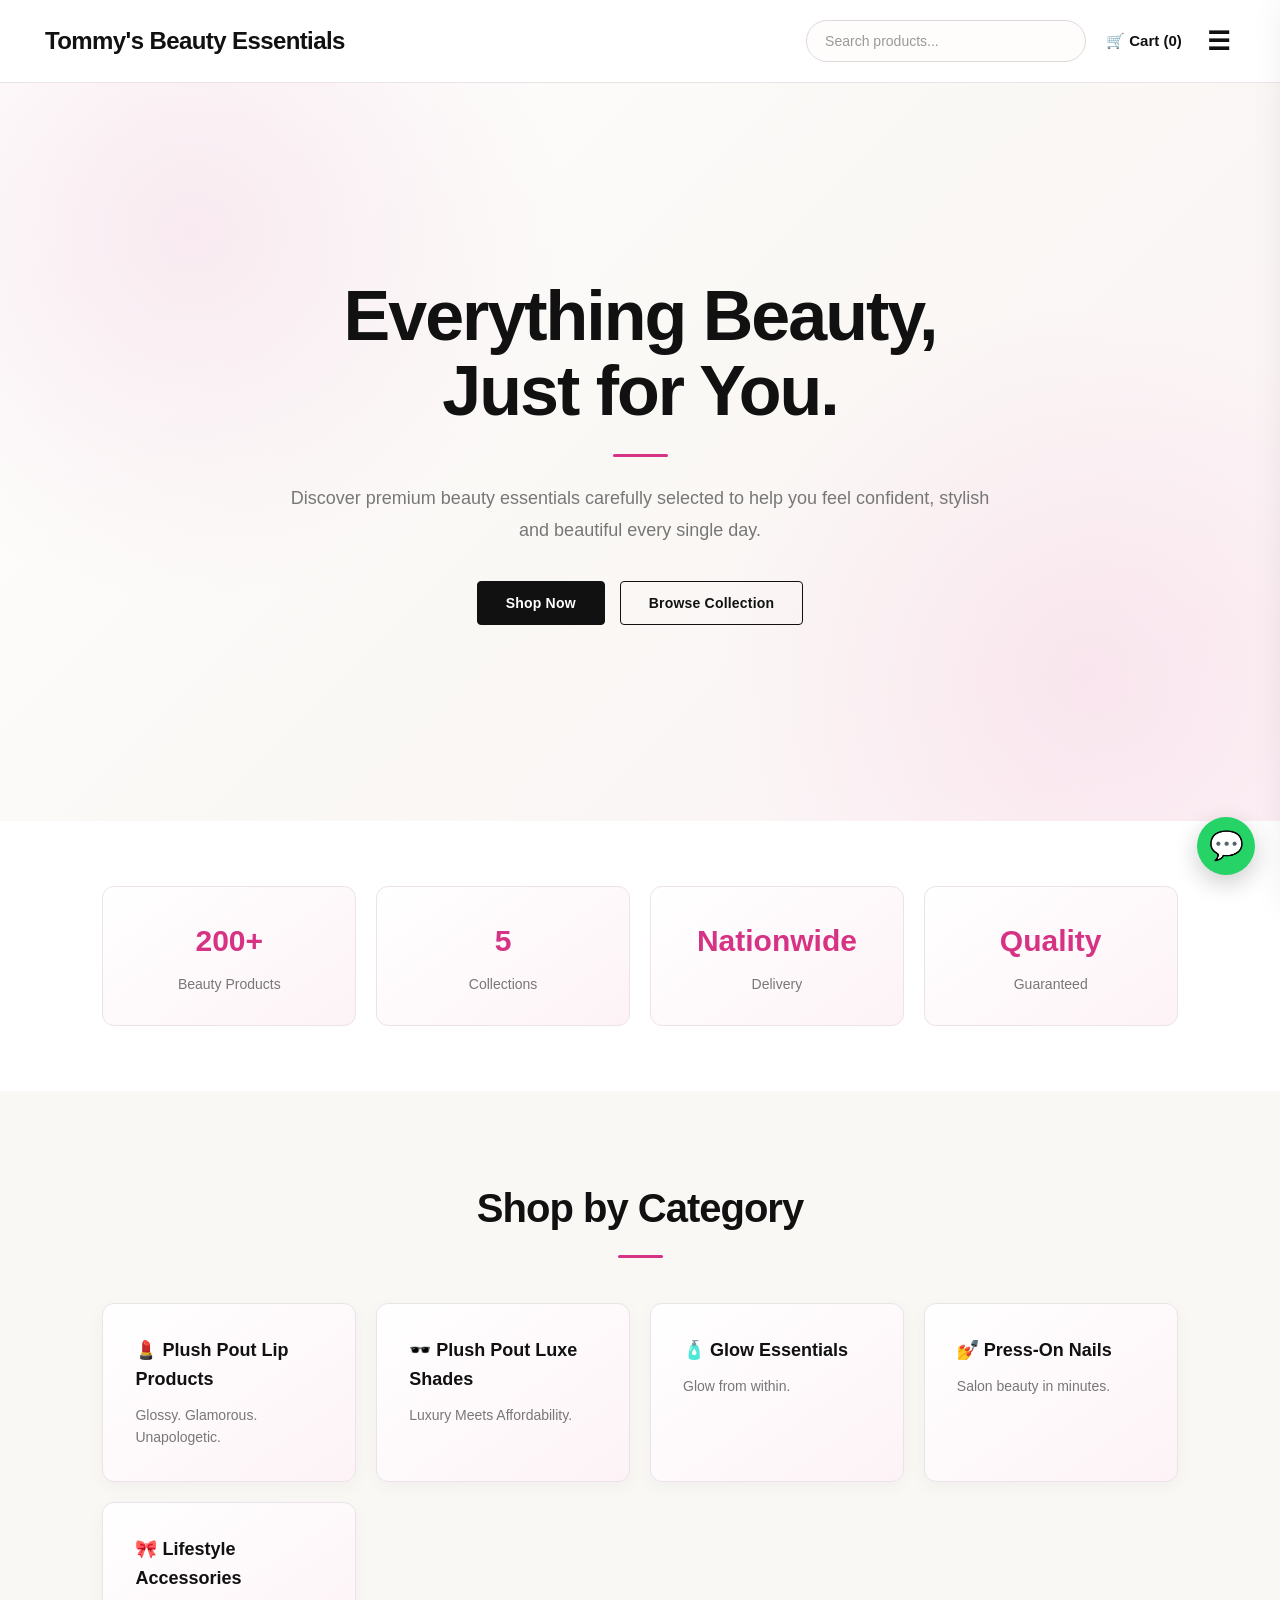
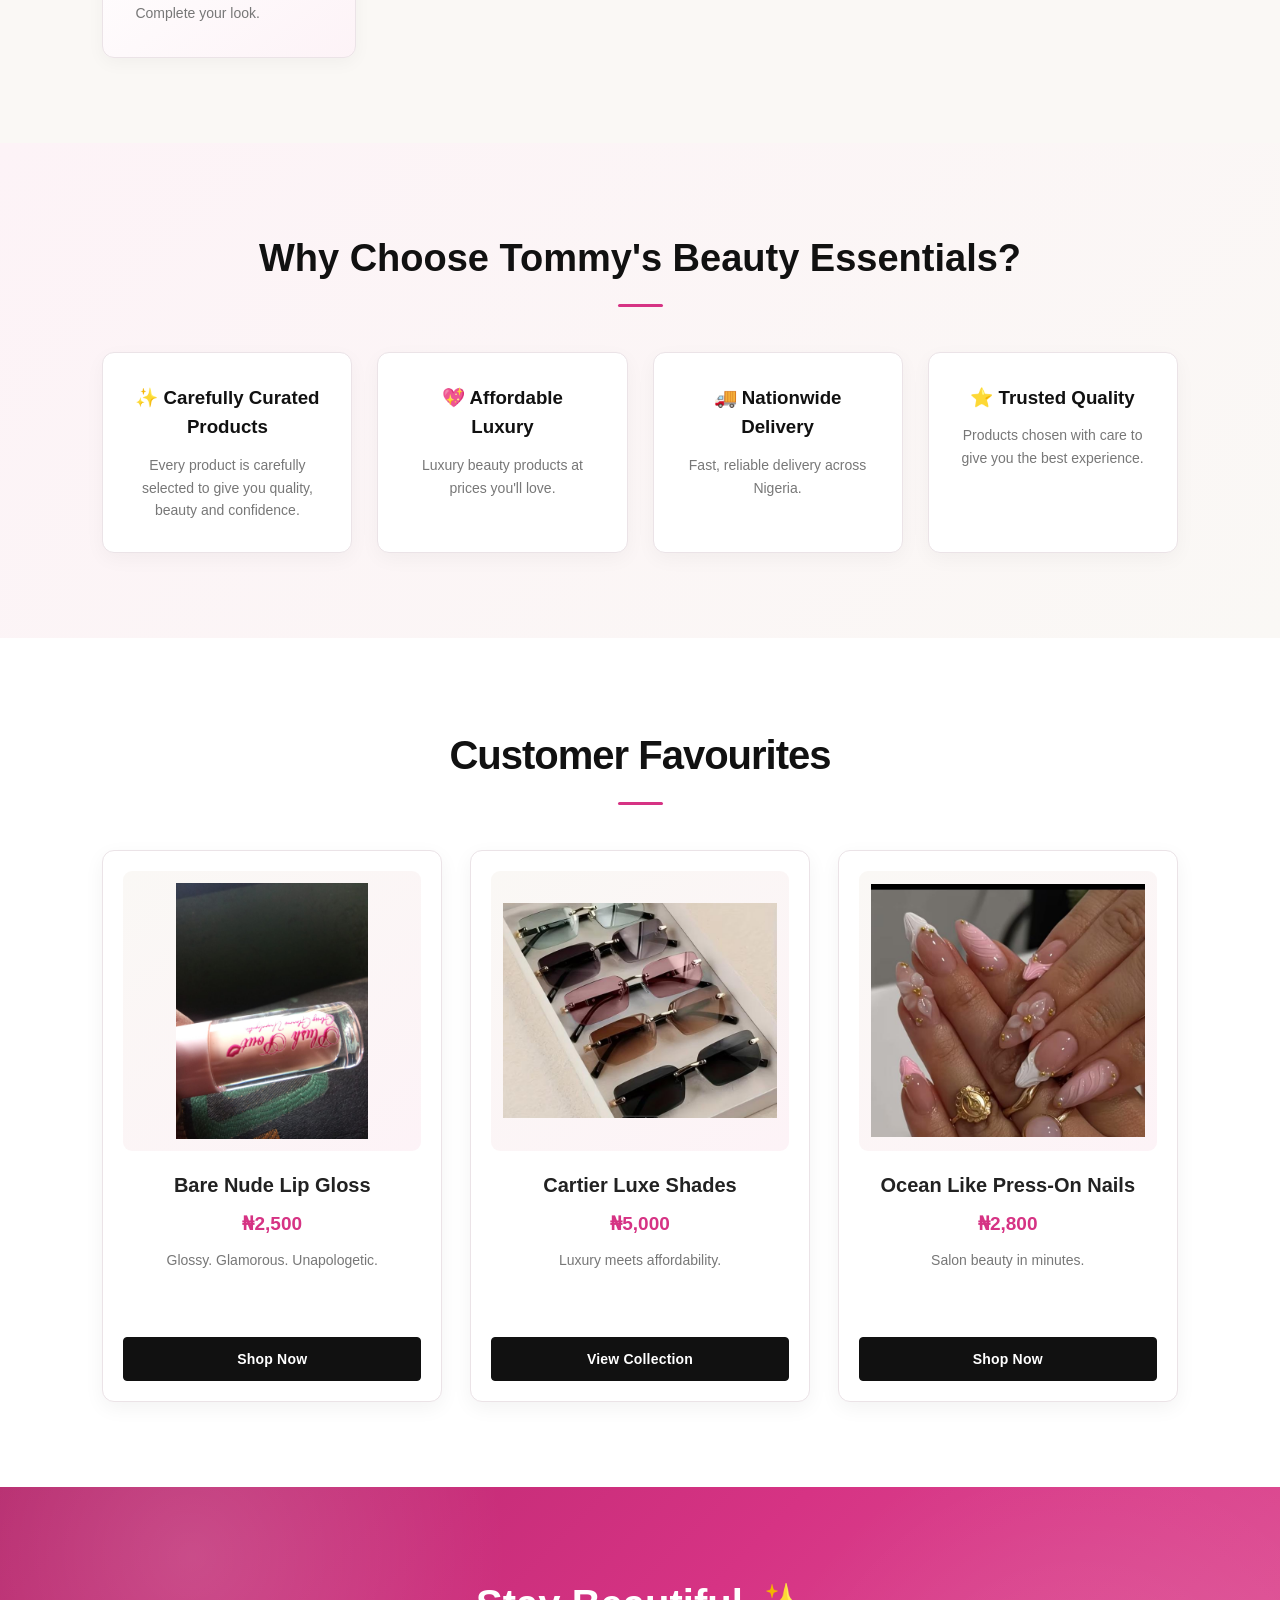
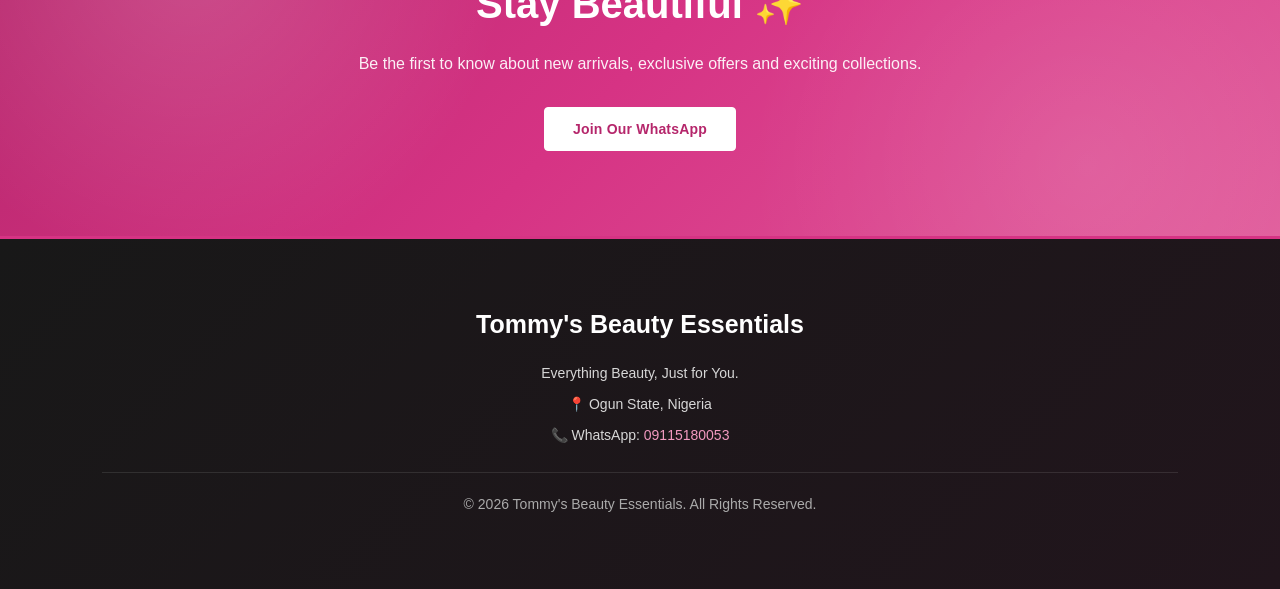
<file: index.html>
<!DOCTYPE html>
<html lang="en">

<head>
    <meta charset="UTF-8">
    <meta name="viewport" content="width=device-width, initial-scale=1.0">

    <title>Tommy's Beauty Essentials</title>

    <link rel="stylesheet" href="style.css">
    <link rel="icon" type="image/jpeg" href="images/favicon.jpeg">
</head>

<body>

    <!-- =====================================================
         HEADER
    ====================================================== -->

    <header class="site-header">

        <div class="header-main">

            <a href="index.html" class="brand-name">
                Tommy's Beauty Essentials
            </a>

            <div class="header-actions">

                <div class="search-box">
                    <input
                        type="text"
                        id="searchInput"
                        placeholder="Search products..."
                        onkeyup="searchProducts()"
                    >
                </div>

                <a href="cart.html" class="header-cart" id="cart-link">
                    🛒 <span>Cart (0)</span>
                </a>

                <button
                    class="mobile-menu-btn"
                    onclick="toggleMenu()"
                    aria-label="Open navigation menu"
                >
                    ☰
                </button>

            </div>

        </div>

    </header>


    <!-- =====================================================
         SIDE NAVIGATION
    ====================================================== -->

    <div class="menu-overlay" onclick="toggleMenu()"></div>

    <aside id="mainNav" class="side-menu">

        <div class="side-menu-header">

            <h2>TBE</h2>

            <button
                class="close-menu-btn"
                onclick="toggleMenu()"
                aria-label="Close navigation menu"
            >
                ×
            </button>

        </div>

        <nav class="side-menu-links">

            <a href="index.html">Home</a>
            <a href="lip-products.html">Lip Products</a>
            <a href="shades.html">Shades</a>
            <a href="skincare.html">Glow Essentials</a>
            <a href="nails.html">Press-On Nails</a>
            <a href="accessories.html">Lifestyle</a>
            <a href="contact.html">Contact</a>

            <a href="cart.html" class="side-cart-link">
                🛒 Cart
            </a>

        </nav>

    </aside>


    <!-- =====================================================
         HERO
    ====================================================== -->

    <section class="hero">

        <h2>
            Everything Beauty,
            <br>
            Just for You.
        </h2>

        <p>
            Discover premium beauty essentials carefully selected
            to help you feel confident, stylish and beautiful
            every single day.
        </p>

        <div class="hero-buttons">

            <a href="lip-products.html">
                <button>
                    Shop Now
                </button>
            </a>

            <a href="accessories.html">
                <button class="secondary-btn">
                    Browse Collection
                </button>
            </a>

        </div>

    </section>


    <!-- =====================================================
         BRAND STATS
    ====================================================== -->

    <section class="stats">

        <div class="stat-box">
            <h3>200+</h3>
            <p>Beauty Products</p>
        </div>

        <div class="stat-box">
            <h3>5</h3>
            <p>Collections</p>
        </div>

        <div class="stat-box">
            <h3>Nationwide</h3>
            <p>Delivery</p>
        </div>

        <div class="stat-box">
            <h3>Quality</h3>
            <p>Guaranteed</p>
        </div>

    </section>


    <!-- =====================================================
         SHOP BY CATEGORY
    ====================================================== -->

    <section class="categories" id="categories">

        <h2>Shop by Category</h2>

        <div class="category-grid">

            <a href="lip-products.html" class="category-card">

                <h3>💄 Plush Pout Lip Products</h3>

                <p>
                    Glossy. Glamorous. Unapologetic.
                </p>

            </a>


            <a href="shades.html" class="category-card">

                <h3>🕶️ Plush Pout Luxe Shades</h3>

                <p>
                    Luxury Meets Affordability.
                </p>

            </a>


            <a href="skincare.html" class="category-card">

                <h3>🧴 Glow Essentials</h3>

                <p>
                    Glow from within.
                </p>

            </a>


            <a href="nails.html" class="category-card">

                <h3>💅 Press-On Nails</h3>

                <p>
                    Salon beauty in minutes.
                </p>

            </a>


            <a href="accessories.html" class="category-card">

                <h3>🎀 Lifestyle Accessories</h3>

                <p>
                    Complete your look.
                </p>

            </a>

        </div>

    </section>


    <!-- =====================================================
         WHY TOMMY'S
    ====================================================== -->

    <section class="about">

        <h2>
            Why Choose Tommy's Beauty Essentials?
        </h2>

        <div class="about-container">

            <div class="about-box">

                <h3>
                    ✨ Carefully Curated Products
                </h3>

                <p>
                    Every product is carefully selected to give
                    you quality, beauty and confidence.
                </p>

            </div>


            <div class="about-box">

                <h3>
                    💖 Affordable Luxury
                </h3>

                <p>
                    Luxury beauty products at prices you'll love.
                </p>

            </div>


            <div class="about-box">

                <h3>
                    🚚 Nationwide Delivery
                </h3>

                <p>
                    Fast, reliable delivery across Nigeria.
                </p>

            </div>


            <div class="about-box">

                <h3>
                    ⭐ Trusted Quality
                </h3>

                <p>
                    Products chosen with care to give you
                    the best experience.
                </p>

            </div>

        </div>

    </section>


    <!-- =====================================================
         CUSTOMER FAVOURITES
         Kept simple — no redesign
    ====================================================== -->

    <section class="products">

        <h2>Customer Favourites</h2>

        <div class="product-container">


            <!-- BARE NUDE -->

            <div class="product-card">

                <img
                    src="images/barenude.jpeg"
                    alt="Bare Nude Lip Gloss"
                >

                <h3>
                    Bare Nude Lip Gloss
                </h3>

                <p class="price">
                    ₦2,500
                </p>

                <p class="product-description">
                    Glossy. Glamorous. Unapologetic.
                </p>

                <a href="lip-products.html">
                    <button>
                        Shop Now
                    </button>
                </a>

            </div>


            <!-- CARTIER LUXE -->

            <div class="product-card">

                <img
                    src="images/cartier-luxe-shades.jpeg"
                    alt="Cartier Luxe Shades"
                >

                <h3>
                    Cartier Luxe Shades
                </h3>

                <p class="price">
                    ₦5,000
                </p>

                <p class="product-description">
                    Luxury meets affordability.
                </p>

                <a href="shades.html">
                    <button>
                        View Collection
                    </button>
                </a>

            </div>


            <!-- OCEAN LIKE -->

            <div class="product-card">

                <img
                    src="images/ocean-like-pressons.jpeg"
                    alt="Ocean Like Press-On Nails"
                >

                <h3>
                    Ocean Like Press-On Nails
                </h3>

                <p class="price">
                    ₦2,800
                </p>

                <p class="product-description">
                    Salon beauty in minutes.
                </p>

                <a href="nails.html">
                    <button>
                        Shop Now
                    </button>
                </a>

            </div>

        </div>

    </section>


    <!-- =====================================================
         WHATSAPP / STAY BEAUTIFUL
    ====================================================== -->

    <section class="newsletter">

        <h2>
            Stay Beautiful ✨
        </h2>

        <p>
            Be the first to know about new arrivals,
            exclusive offers and exciting collections.
        </p>

        <button
            onclick="window.open('https://wa.me/2349115180053', '_blank')"
        >
            Join Our WhatsApp
        </button>

    </section>


    <!-- =====================================================
         FOOTER
    ====================================================== -->

    <footer>

        <h2>
            Tommy's Beauty Essentials
        </h2>

        <p>
            Everything Beauty, Just for You.
        </p>

        <p>
            📍 Ogun State, Nigeria
        </p>

        <p>
            📞 WhatsApp:
            <a href="https://wa.me/2349115180053" target="_blank">
                09115180053
            </a>
        </p>

        <p>
            &copy; 2026 Tommy's Beauty Essentials.
            All Rights Reserved.
        </p>

    </footer>


    <!-- =====================================================
         FLOATING WHATSAPP
    ====================================================== -->

    <a
        href="https://wa.me/2349115180053"
        class="whatsapp-btn"
        target="_blank"
        aria-label="Chat with us on WhatsApp"
    >
        💬
    </a>


    <!-- =====================================================
         JAVASCRIPT
    ====================================================== -->

    <script src="script.js"></script>

</body>

</html>
</file>
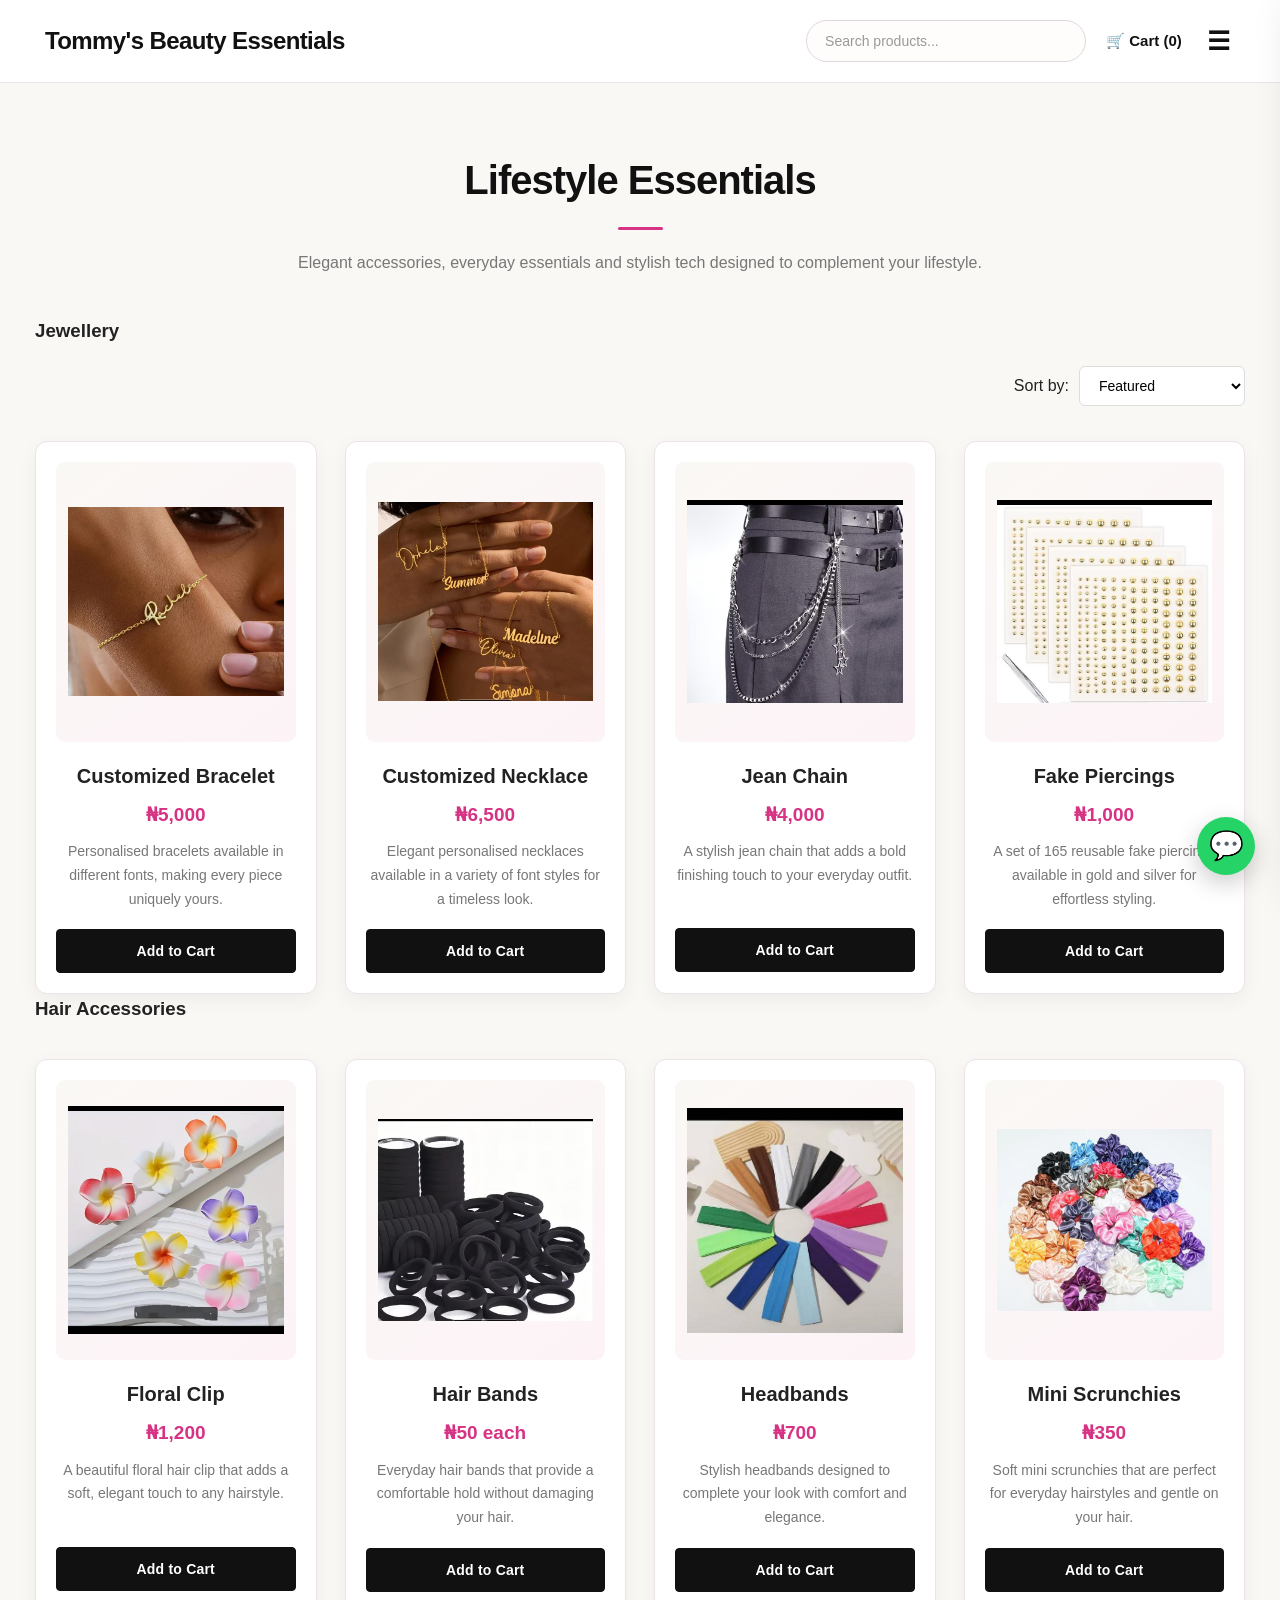
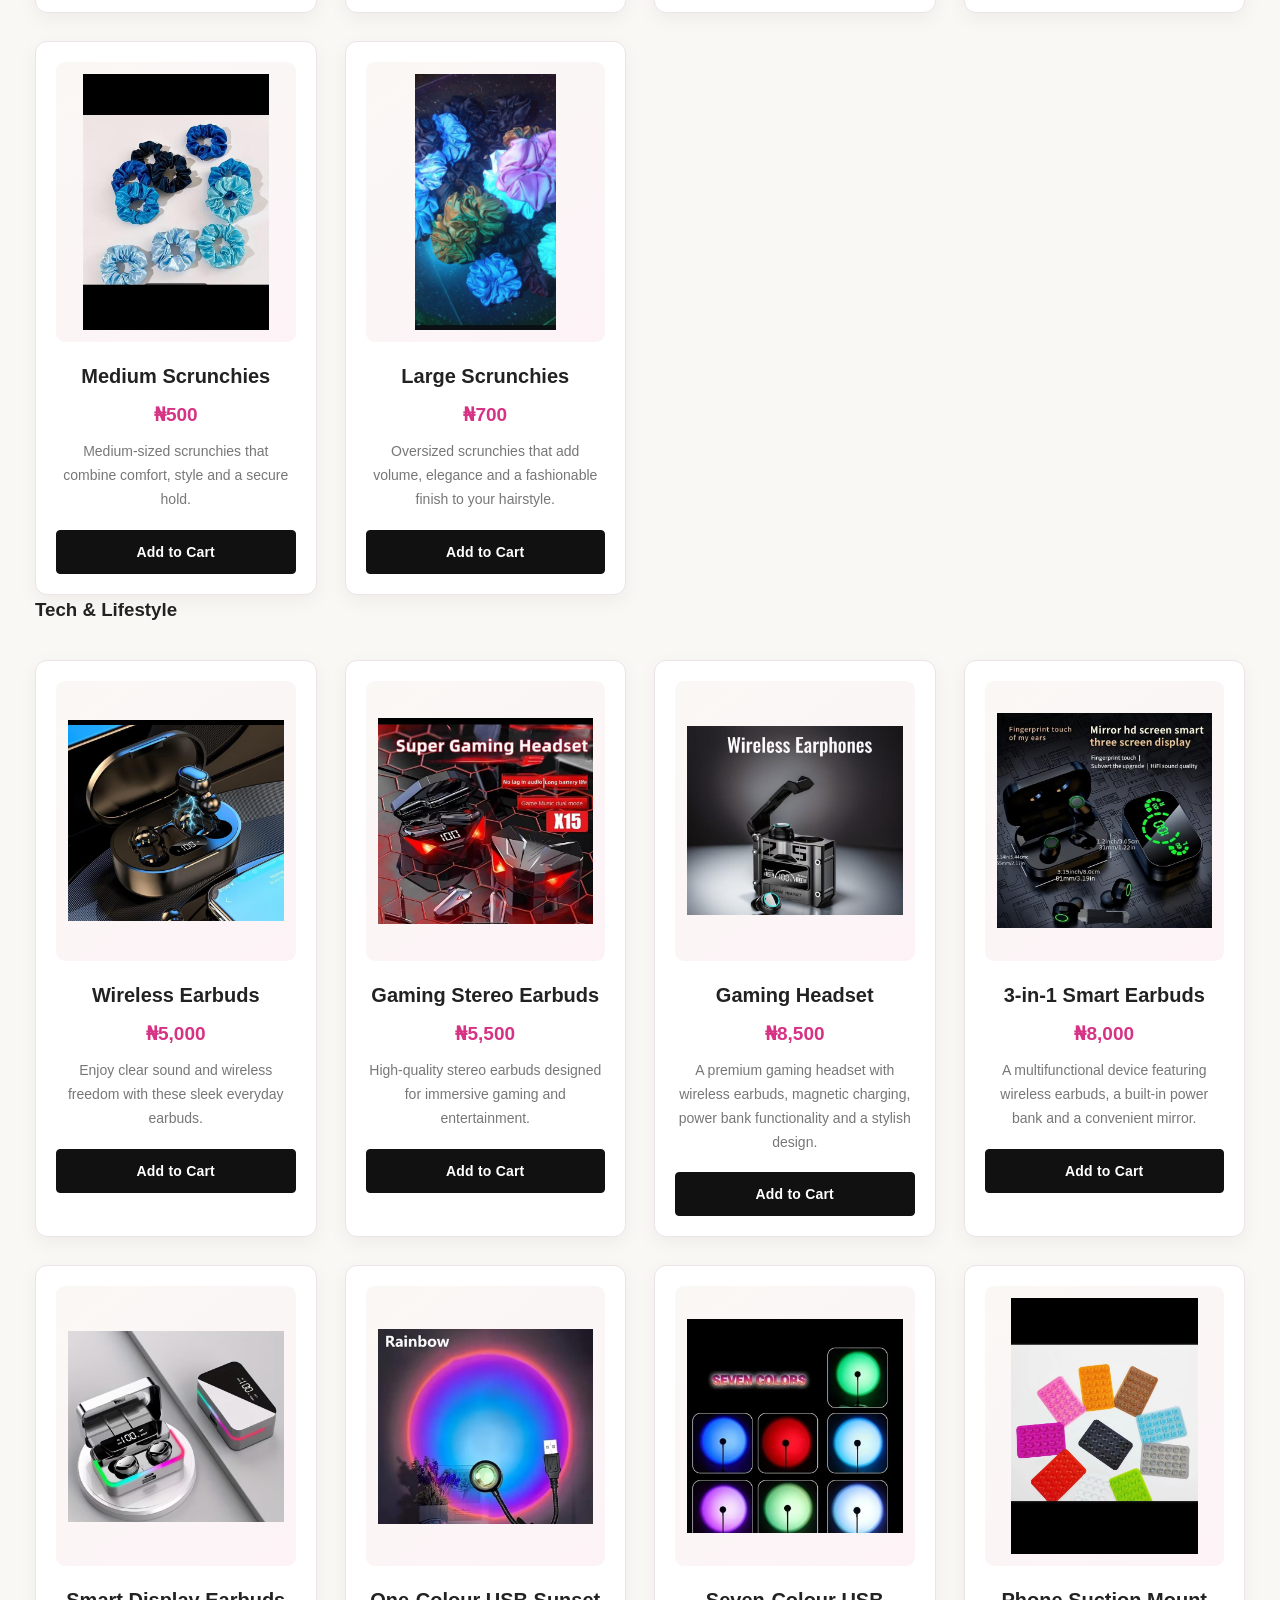
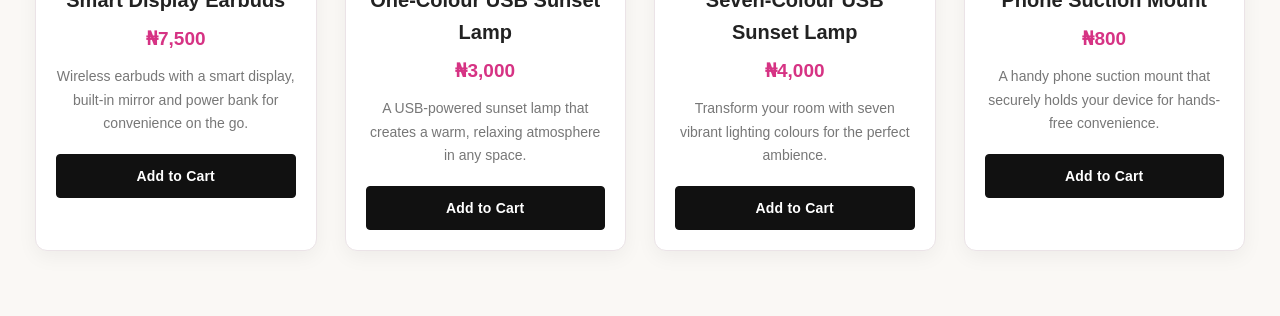
<file: accessories.html>
<!DOCTYPE html>
<html lang="en">
<head>
    <meta charset="UTF-8">
    <meta name="viewport" content="width=device-width, initial-scale=1.0">
    <title>Lifestyle Essentials | Tommy's Beauty Essentials</title>
    <link rel="stylesheet" href="style.css">
    <link rel="icon" type="image/jpeg" href="images/favicon.jpeg">
</head>

<body>

<header
<header class="site-header">

    <div class="header-main">

        <a href="index.html" class="brand-name">
            Tommy's Beauty Essentials
        </a>

        <div class="header-actions">

            <div class="search-box">
                <input
                    type="text"
                    id="searchInput"
                    placeholder="Search products..."
                    onkeyup="searchProducts()">
            </div>

            <a href="cart.html" class="header-cart" id="cart-link">
                🛒 <span>Cart (0)</span>
            </a>

            <button
                class="mobile-menu-btn"
                onclick="toggleMenu()"
                aria-label="Open navigation menu">
                ☰
            </button>

        </div>

    </div>

</header>

<!-- SIDE NAVIGATION -->

<div class="menu-overlay" onclick="toggleMenu()"></div>

<aside id="mainNav" class="side-menu">

    <div class="side-menu-header">

        <h2>TBE</h2>

        <button
            class="close-menu-btn"
            onclick="toggleMenu()"
            aria-label="Close navigation menu">
            ×
        </button>

    </div>

    <nav class="side-menu-links">

        <a href="index.html">Home</a>

        <a href="lip-products.html">Lip Products</a>

        <a href="shades.html">Shades</a>

        <a href="skincare.html">Glow Essentials</a>

        <a href="nails.html">Press-On Nails</a>

        <a href="accessories.html">Lifestyle</a>

        <a href="contact.html">Contact</a>

        <a href="cart.html" class="side-cart-link">
            🛒 Cart
        </a>

    </nav>

</aside>
</header>

<section class="collection">

    <h2>Lifestyle Essentials</h2>

    <p>Elegant accessories, everyday essentials and stylish tech designed to complement your lifestyle.</p>

    <h3>Jewellery</h3>
    <div class="sort-box">

<label for="sort">Sort by:</label>

<select id="sort" onchange="sortProducts()">

<option value="default">Featured</option>

<option value="low-high">Price: Low to High</option>

<option value="high-low">Price: High to Low</option>

<option value="a-z">A - Z</option>

<option value="z-a">Z - A</option>

</select>

</div>

    <div class="product-container">
      <div class="product-card">

    <img src="images/customized-bracelets.jpeg" alt="Customized Bracelet">

    <h3>Customized Bracelet</h3>

    <p class="price">₦5,000</p>

    <p class="product-description">
        Personalised bracelets available in different fonts, making every piece uniquely yours.
    </p>

    <button onclick="addToCart('Customized Bracelet', 5000)">Add to Cart</button>

</div>
  <div class="product-card">

    <img src="images/customized-necklaces.jpeg" alt="Customized Necklace">

    <h3>Customized Necklace</h3>

    <p class="price">₦6,500</p>

    <p class="product-description">
        Elegant personalised necklaces available in a variety of font styles for a timeless look.
    </p>

    <button onclick="addToCart('Customized Necklace', 6500)">Add to Cart</button>

</div>
<div class="product-card">

    <img src="images/jean-chain.jpeg" alt="Jean Chain">

    <h3>Jean Chain</h3>

    <p class="price">₦4,000</p>

    <p class="product-description">
        A stylish jean chain that adds a bold finishing touch to your everyday outfit.
    </p>

    <button onclick="addToCart('Jean Chain', 4000)">Add to Cart</button>

</div>
<div class="product-card">

    <img src="images/fake-piercings.jpeg" alt="Fake Piercings">

    <h3>Fake Piercings</h3>

    <p class="price">₦1,000</p>

    <p class="product-description">
        A set of 165 reusable fake piercings available in gold and silver for effortless styling.
    </p>

    <button onclick="addToCart('Fake Piercings', 1000)">Add to Cart</button>

</div>
    </div>
    <h3>Hair Accessories</h3>

<div class="product-container">
    <div class="product-card">

    <img src="images/floral-clip.jpeg" alt="Floral Clip">

    <h3>Floral Clip</h3>

    <p class="price">₦1,200</p>

    <p class="product-description">
        A beautiful floral hair clip that adds a soft, elegant touch to any hairstyle.
    </p>

    <button onclick="addToCart('Floral Clip', 1200)">Add to Cart</button>

</div>
<div class="product-card">

    <img src="images/hair-bands.jpeg" alt="Hair Bands">

    <h3>Hair Bands</h3>

    <p class="price">₦50 each</p>

    <p class="product-description">
        Everyday hair bands that provide a comfortable hold without damaging your hair.
    </p>

 <button onclick="addToCart('Hair Bands', 50)">Add to Cart</button>   

</div>
<div class="product-card">

    <img src="images/headbands.jpeg" alt="Headbands">

    <h3>Headbands</h3>

    <p class="price">₦700</p>

    <p class="product-description">
        Stylish headbands designed to complete your look with comfort and elegance.
    </p>

    <button onclick="addToCart('Headbands', 700)">Add to Cart</button>

</div>
<div class="product-card">

    <img src="images/mini-scrunchies.jpeg" alt="Mini Scrunchies">

    <h3>Mini Scrunchies</h3>

    <p class="price">₦350</p>

    <p class="product-description">
        Soft mini scrunchies that are perfect for everyday hairstyles and gentle on your hair.
    </p>

    <button onclick="addToCart('Mini Scrunchies', 350)">Add to Cart</button>

</div>
<div class="product-card">

    <img src="images/medium-size-scrunchies.jpeg" alt="Medium Scrunchies">

    <h3>Medium Scrunchies</h3>

    <p class="price">₦500</p>

    <p class="product-description">
        Medium-sized scrunchies that combine comfort, style and a secure hold.
    </p>

    <button onclick="addToCart('Medium Scrunchies', 500)">Add to Cart</button>

</div>
<div class="product-card">

    <img src="images/big-scrunchies.jpeg" alt="Large Scrunchies">

    <h3>Large Scrunchies</h3>

    <p class="price">₦700</p>

    <p class="product-description">
        Oversized scrunchies that add volume, elegance and a fashionable finish to your hairstyle.
    </p>

    <button onclick="addToCart('Large Scrunchies', 700)">Add to Cart</button>

</div>
</div>
<h3>Tech & Lifestyle</h3>

<div class="product-container">
    <div class="product-card">

    <img src="images/wireless-earbuds.jpeg" alt="Wireless Earbuds">

    <h3>Wireless Earbuds</h3>

    <p class="price">₦5,000</p>

    <p class="product-description">
        Enjoy clear sound and wireless freedom with these sleek everyday earbuds.
    </p>

    <button onclick="addToCart('Wireless Earbuds', 5000)">Add to Cart</button>

</div>
<div class="product-card">

    <img src="images/gaming-stereo-earbud.jpeg" alt="Gaming Stereo Earbuds">

    <h3>Gaming Stereo Earbuds</h3>

    <p class="price">₦5,500</p>

    <p class="product-description">
        High-quality stereo earbuds designed for immersive gaming and entertainment.
    </p>

    <button onclick="addToCart('Gaming Stereo Earbuds', 5500)">Add to Cart</button>

</div>
<div class="product-card">

    <img src="images/gaming-headset.jpeg" alt="Gaming Headset">

    <h3>Gaming Headset</h3>

    <p class="price">₦8,500</p>

    <p class="product-description">
        A premium gaming headset with wireless earbuds, magnetic charging, power bank functionality and a stylish design.
    </p>

    <button onclick="addToCart('Gaming Headset', 8500)">Add to Cart</button>

</div>
<div class="product-card">

    <img src="images/three-in-one-earbud.jpeg" alt="3-in-1 Smart Earbuds">

    <h3>3-in-1 Smart Earbuds</h3>

    <p class="price">₦8,000</p>

    <p class="product-description">
        A multifunctional device featuring wireless earbuds, a built-in power bank and a convenient mirror.
    </p>

    <button onclick="addToCart('3-in-1 Smart Earbuds', 8000)">Add to Cart</button>

</div>
<div class="product-card">

    <img src="images/ear-buds.jpeg" alt="Smart Display Earbuds">

    <h3>Smart Display Earbuds</h3>

    <p class="price">₦7,500</p>

    <p class="product-description">
        Wireless earbuds with a smart display, built-in mirror and power bank for convenience on the go.
    </p>

    <button onclick="addToCart('Smart Display Earbuds', 7500)">Add to Cart</button>

</div>
<div class="product-card">

    <img src="images/one-color-usb-lamp.jpeg" alt="One-Colour USB Sunset Lamp">

    <h3>One-Colour USB Sunset Lamp</h3>

    <p class="price">₦3,000</p>

    <p class="product-description">
        A USB-powered sunset lamp that creates a warm, relaxing atmosphere in any space.
    </p>

    <button onclick="addToCart('One-Colour USB Sunset Lamp', 3000)">Add to Cart</button>

</div>
<div class="product-card">

    <img src="images/seven-colors-usb-lamp.jpeg" alt="Seven-Colour USB Sunset Lamp">

    <h3>Seven-Colour USB Sunset Lamp</h3>

    <p class="price">₦4,000</p>

    <p class="product-description">
        Transform your room with seven vibrant lighting colours for the perfect ambience.
    </p>

    <button onclick="addToCart('Seven-Colour USB Sunset Lamp', 4000)">Add to Cart</button>

</div>
<div class="product-card">

    <img src="images/phone-suction.jpeg" alt="Phone Suction Mount">

    <h3>Phone Suction Mount</h3>

    <p class="price">₦800</p>

    <p class="product-description">
        A handy phone suction mount that securely holds your device for hands-free convenience.
    </p>

    <button onclick="addToCart('Phone Suction Mount', 800)">Add to Cart</button>

</div>
</div>

</section>
<a href="https://wa.me/2349115180053"
   class="whatsapp-btn"
   target="_blank"
   aria-label="Chat with Tommy's Beauty Essentials on WhatsApp">
    💬
</a>
<script src="script.js"></script>
</body>
</html>
</file>
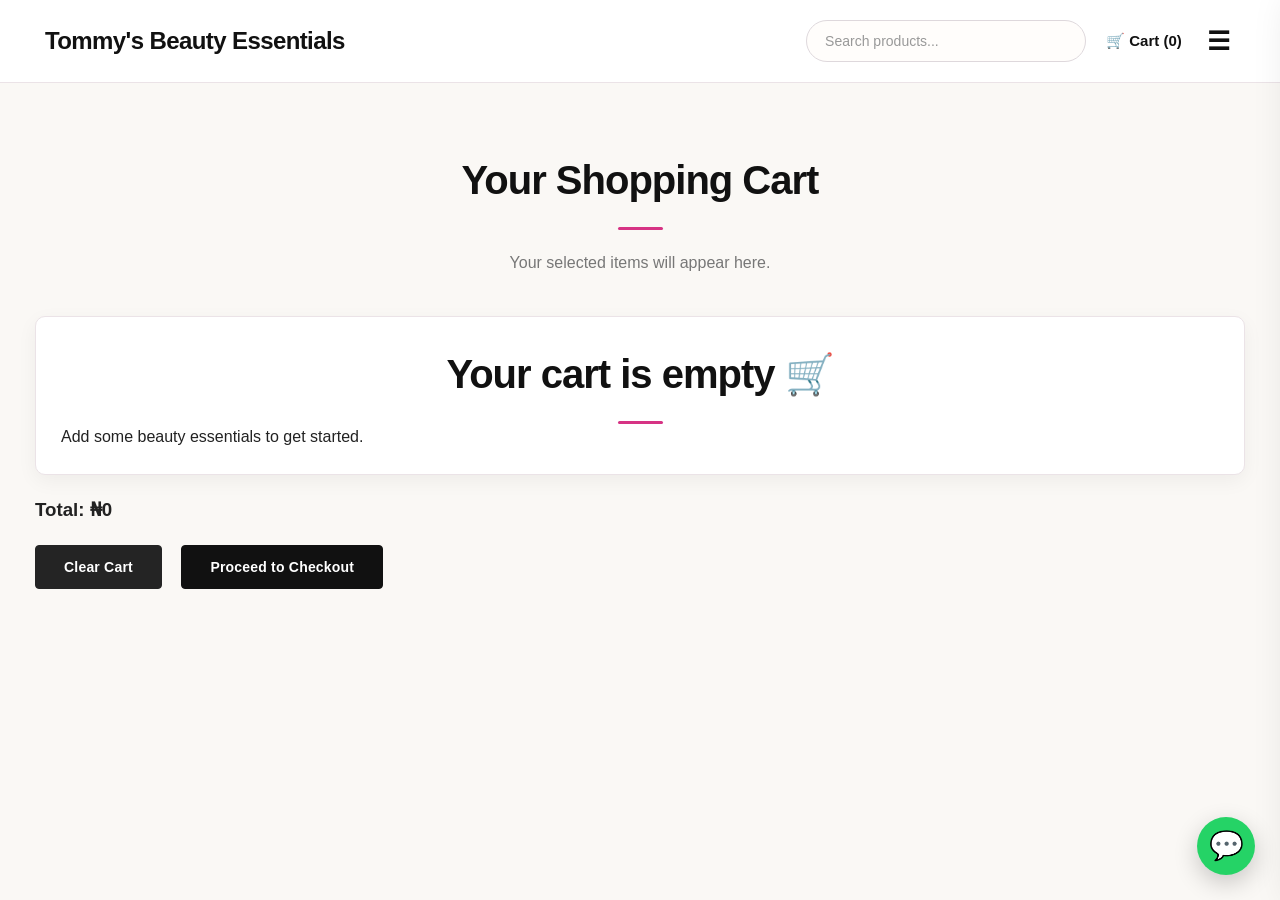
<file: cart.html>
<!DOCTYPE html>
<html lang="en">
<head>
    <meta charset="UTF-8">
    <meta name="viewport" content="width=device-width, initial-scale=1.0">
    <title>Shopping Cart | Tommy's Beauty Essentials</title>
    <link rel="stylesheet" href="style.css">
    <link rel="icon" type="image/jpeg" href="images/favicon.jpeg">
</head>

<body>

<header>

<header class="site-header">

    <div class="header-main">

        <a href="index.html" class="brand-name">
            Tommy's Beauty Essentials
        </a>

        <div class="header-actions">

            <div class="search-box">
                <input
                    type="text"
                    id="searchInput"
                    placeholder="Search products..."
                    onkeyup="searchProducts()">
            </div>

            <a href="cart.html" class="header-cart" id="cart-link">
                🛒 <span>Cart (0)</span>
            </a>

            <button
                class="mobile-menu-btn"
                onclick="toggleMenu()"
                aria-label="Open navigation menu">
                ☰
            </button>

        </div>

    </div>

</header>

<!-- SIDE NAVIGATION -->

<div class="menu-overlay" onclick="toggleMenu()"></div>

<aside id="mainNav" class="side-menu">

    <div class="side-menu-header">

        <h2>TBE</h2>

        <button
            class="close-menu-btn"
            onclick="toggleMenu()"
            aria-label="Close navigation menu">
            ×
        </button>

    </div>

    <nav class="side-menu-links">

        <a href="index.html">Home</a>

        <a href="lip-products.html">Lip Products</a>

        <a href="shades.html">Shades</a>

        <a href="skincare.html">Glow Essentials</a>

        <a href="nails.html">Press-On Nails</a>

        <a href="accessories.html">Lifestyle</a>

        <a href="contact.html">Contact</a>

        <a href="cart.html" class="side-cart-link">
            🛒 Cart
        </a>

    </nav>

</aside>

</header>

<section class="collection">

<h2>Your Shopping Cart</h2>

<p>Your selected items will appear here.</p>

<div id="cart-items">

</div>

<h3>Total: <span id="cart-total">₦0</span></h3>

<button class="clear-cart-btn" onclick="clearCart()">
Clear Cart
</button>

<button id="checkoutBtn" class="checkout-btn" onclick="window.location.href='checkout.html'">
Proceed to Checkout
</button>

</section>
<a href="https://wa.me/2349115180053"
   class="whatsapp-btn"
   target="_blank"
   aria-label="Chat with Tommy's Beauty Essentials on WhatsApp">
    💬
</a>

<script src="script.js"></script>

</body>
</html>
</file>
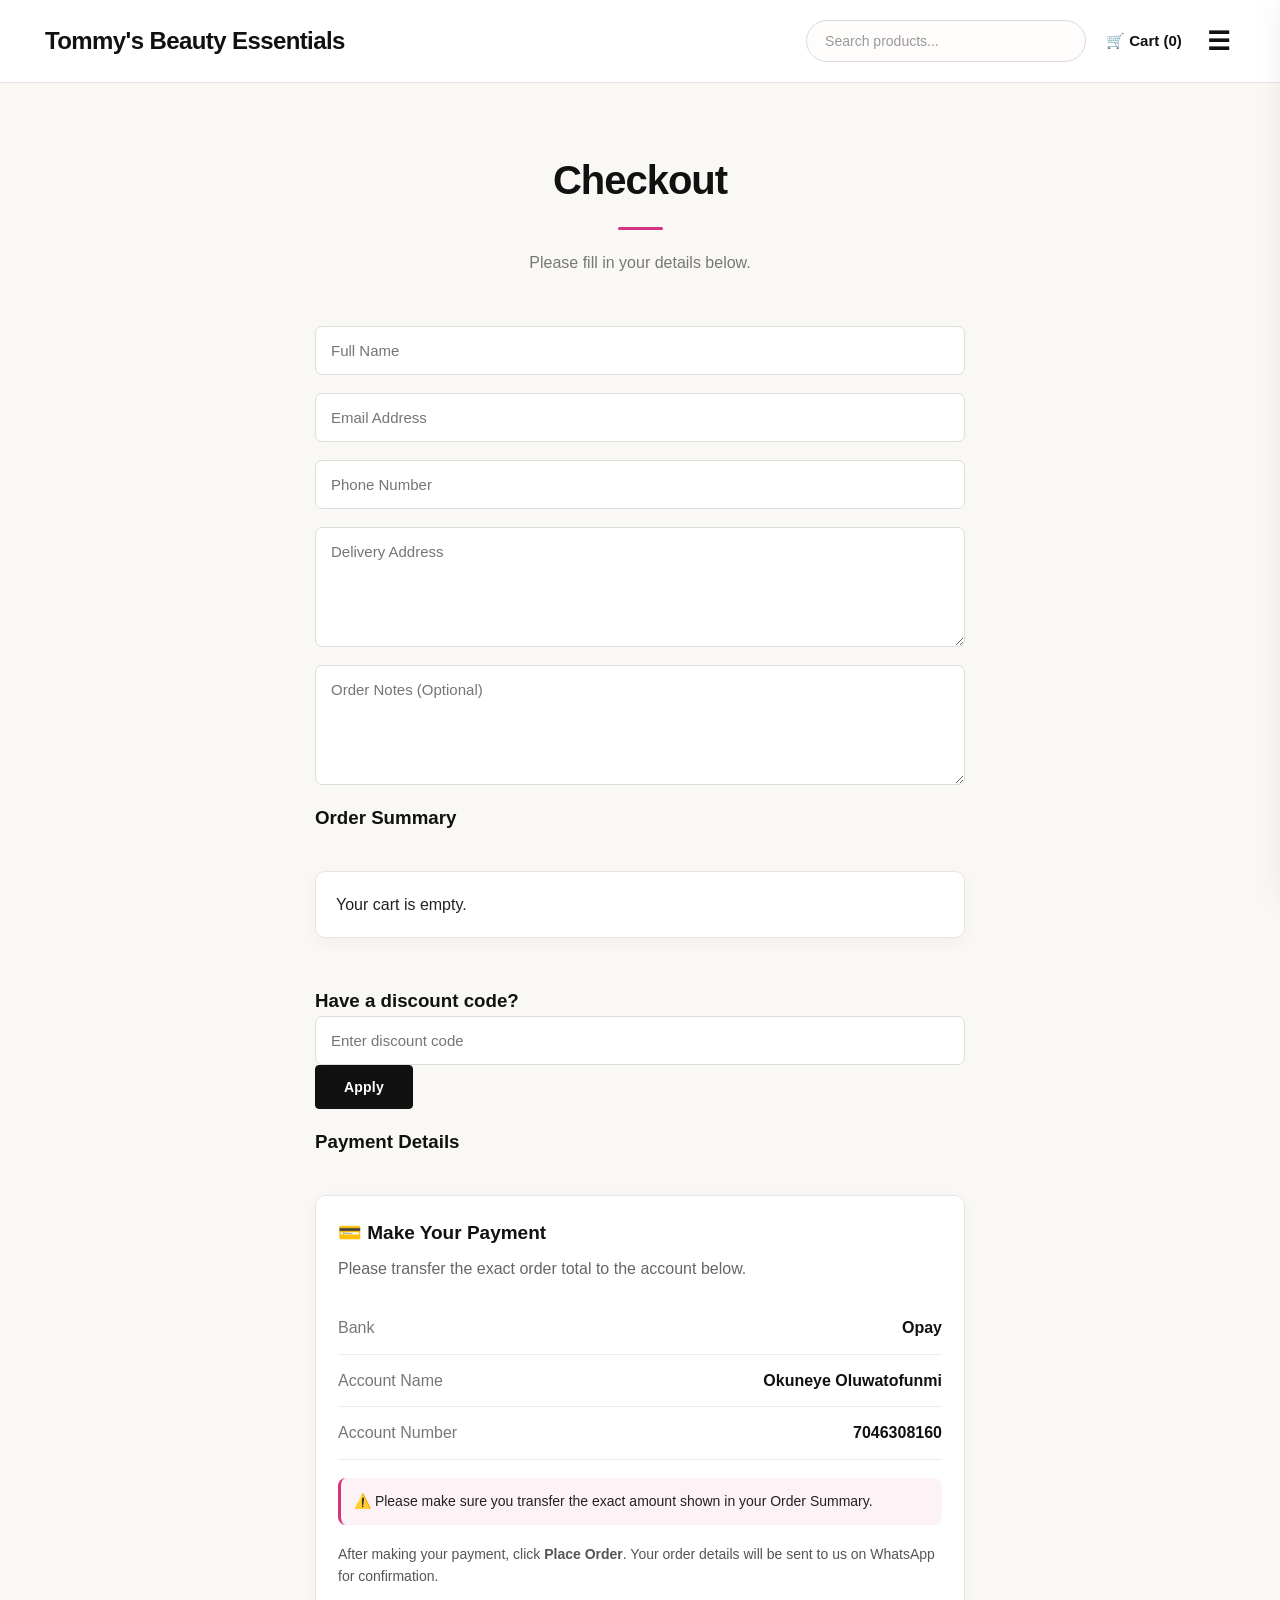
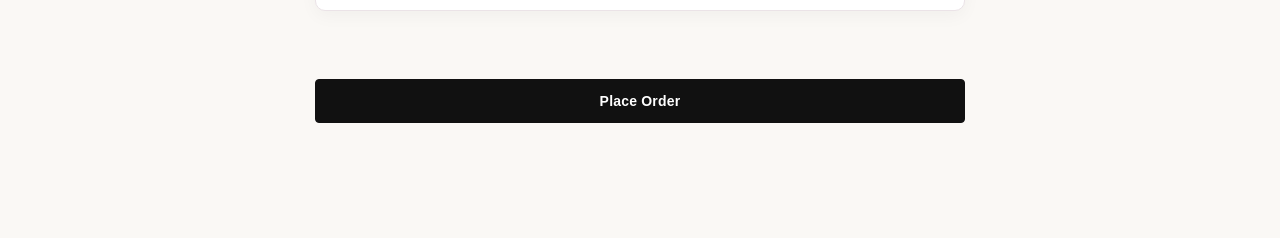
<file: checkout.html>
<!DOCTYPE html>
<html lang="en">
<head>
    <meta charset="UTF-8">
    <meta name="viewport" content="width=device-width, initial-scale=1.0">

    <title>Checkout | Tommy's Beauty Essentials</title>

    <link rel="stylesheet" href="style.css">
    <link rel="icon" type="image/jpeg" href="images/favicon.jpeg">
</head>

<body>

<header>

  <header class="site-header">

    <div class="header-main">

        <a href="index.html" class="brand-name">
            Tommy's Beauty Essentials
        </a>

        <div class="header-actions">

            <div class="search-box">
                <input
                    type="text"
                    id="searchInput"
                    placeholder="Search products..."
                    onkeyup="searchProducts()">
            </div>

            <a href="cart.html" class="header-cart" id="cart-link">
                🛒 <span>Cart (0)</span>
            </a>

            <button
                class="mobile-menu-btn"
                onclick="toggleMenu()"
                aria-label="Open navigation menu">
                ☰
            </button>

        </div>

    </div>

</header>

<!-- SIDE NAVIGATION -->

<div class="menu-overlay" onclick="toggleMenu()"></div>

<aside id="mainNav" class="side-menu">

    <div class="side-menu-header">

        <h2>TBE</h2>

        <button
            class="close-menu-btn"
            onclick="toggleMenu()"
            aria-label="Close navigation menu">
            ×
        </button>

    </div>

    <nav class="side-menu-links">

        <a href="index.html">Home</a>

        <a href="lip-products.html">Lip Products</a>

        <a href="shades.html">Shades</a>

        <a href="skincare.html">Glow Essentials</a>

        <a href="nails.html">Press-On Nails</a>

        <a href="accessories.html">Lifestyle</a>

        <a href="contact.html">Contact</a>

        <a href="cart.html" class="side-cart-link">
            🛒 Cart
        </a>

    </nav>

</aside>  

</header>

<section class="collection">

    <h2>Checkout</h2>

    <p>Please fill in your details below.</p>

    <form class="checkout-form" onsubmit="placeOrder(event)">

        <input
            type="text"
            placeholder="Full Name"
            required
        >

        <input
            type="email"
            placeholder="Email Address"
            required
        >

        <input
            type="tel"
            placeholder="Phone Number"
            required
        >

        <textarea
            placeholder="Delivery Address"
            rows="4"
            required
        ></textarea>

        <textarea
            placeholder="Order Notes (Optional)"
            rows="3"
        ></textarea>

        <h3>Order Summary</h3>

<div id="checkout-summary" class="checkout-summary">
    <p>Loading your order...</p>
</div>
<div class="discount-section">

    <h3>Have a discount code?</h3>

    <div class="discount-input-group">

        <input
            type="text"
            id="discountCode"
            placeholder="Enter discount code"
        >

        <button
            type="button"
            onclick="applyDiscount()"
        >
            Apply
        </button>

    </div>

    <p id="discountMessage"></p>

</div>

<h3>Payment Details</h3>

<div class="payment-card">

    <h4>💳 Make Your Payment</h4>

    <p class="payment-instruction">
        Please transfer the exact order total to the account below.
    </p>

    <div class="payment-detail">
        <span>Bank</span>
        <strong>Opay</strong>
    </div>

    <div class="payment-detail">
        <span>Account Name</span>
        <strong>Okuneye Oluwatofunmi</strong>
    </div>

    <div class="payment-detail">
        <span>Account Number</span>
        <strong>7046308160</strong>
    </div>

    <div class="payment-warning">
        ⚠️ Please make sure you transfer the exact amount shown in your
        Order Summary.
    </div>

    <p class="payment-note">
        After making your payment, click <strong>Place Order</strong>.
        Your order details will be sent to us on WhatsApp for confirmation.
    </p>

</div>

<button type="submit" class="checkout-btn">
    Place Order
</button>

    </form>

</section>


<script src="script.js"></script>

</body>
</html>
</file>
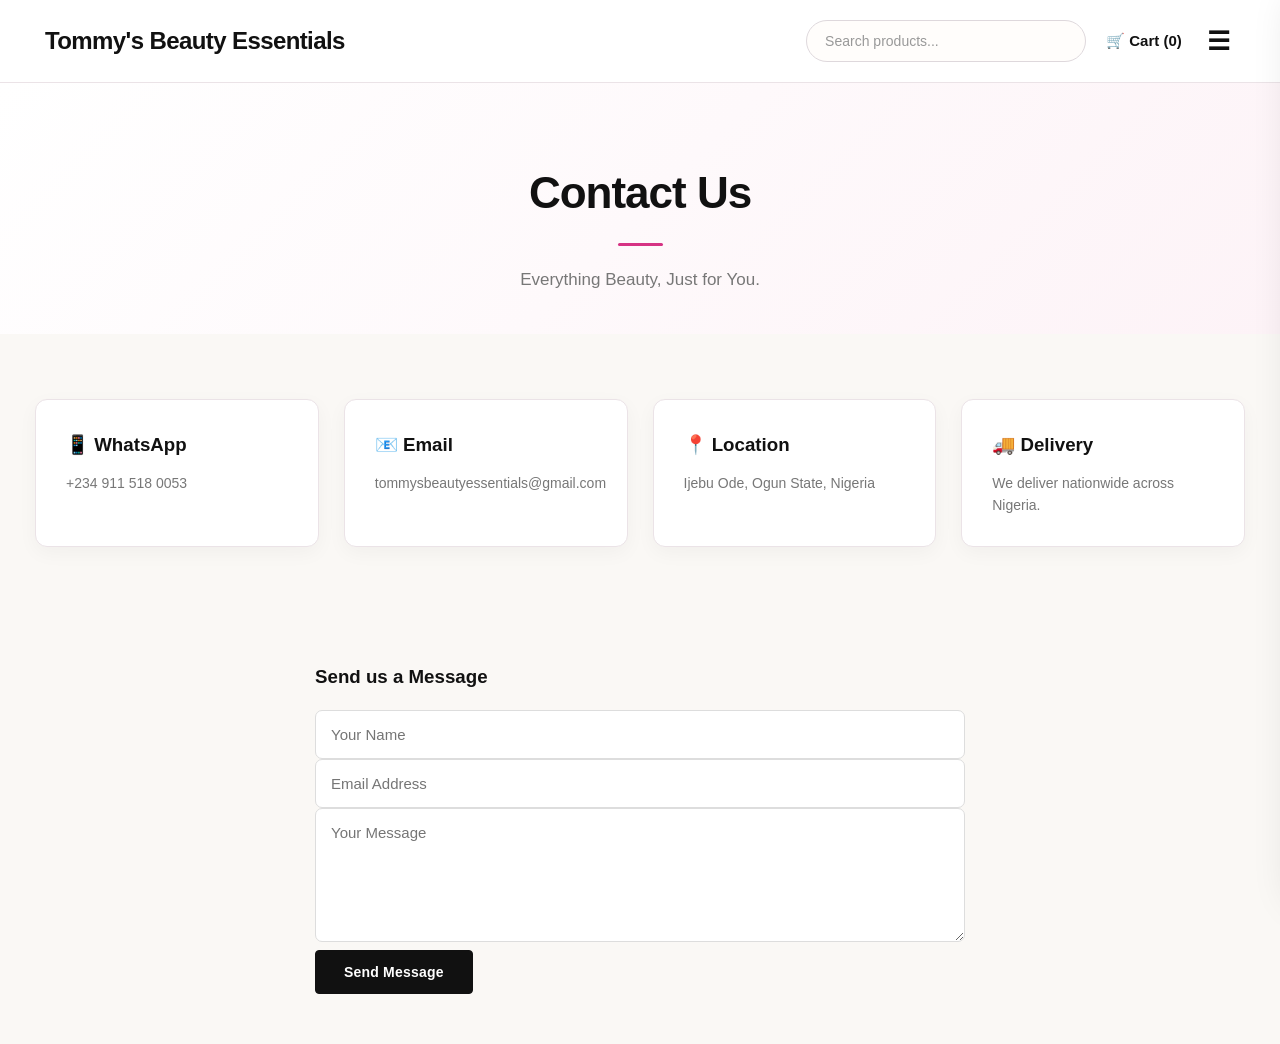
<file: contact.html>
<!DOCTYPE html>
<html lang="en">
<head>
    <meta charset="UTF-8">
    <meta name="viewport" content="width=device-width, initial-scale=1.0">
    <title>Contact Us | Tommy's Beauty Essentials</title>

    <link rel="stylesheet" href="style.css">
   <link rel="icon" type="image/jpeg" href="images/favicon.jpeg"> 
</head>

<body>

<header>

<header class="site-header">

    <div class="header-main">

        <a href="index.html" class="brand-name">
            Tommy's Beauty Essentials
        </a>

        <div class="header-actions">

            <div class="search-box">
                <input
                    type="text"
                    id="searchInput"
                    placeholder="Search products..."
                    onkeyup="searchProducts()">
            </div>

            <a href="cart.html" class="header-cart" id="cart-link">
                🛒 <span>Cart (0)</span>
            </a>

            <button
                class="mobile-menu-btn"
                onclick="toggleMenu()"
                aria-label="Open navigation menu">
                ☰
            </button>

        </div>

    </div>

</header>

<!-- SIDE NAVIGATION -->

<div class="menu-overlay" onclick="toggleMenu()"></div>

<aside id="mainNav" class="side-menu">

    <div class="side-menu-header">

        <h2>TBE</h2>

        <button
            class="close-menu-btn"
            onclick="toggleMenu()"
            aria-label="Close navigation menu">
            ×
        </button>

    </div>

    <nav class="side-menu-links">

        <a href="index.html">Home</a>

        <a href="lip-products.html">Lip Products</a>

        <a href="shades.html">Shades</a>

        <a href="skincare.html">Glow Essentials</a>

        <a href="nails.html">Press-On Nails</a>

        <a href="accessories.html">Lifestyle</a>

        <a href="contact.html">Contact</a>

        <a href="cart.html" class="side-cart-link">
            🛒 Cart
        </a>

    </nav>

</aside>

</header>

<section class="page-header">

<h2>Contact Us</h2>

<p>Everything Beauty, Just for You.</p>

</section>

<section class="collection">

<div class="about-container">

<div class="about-box">
<h3>📱 WhatsApp</h3>
<p>+234 911 518 0053</p>
</div>

<div class="about-box">
<h3>📧 Email</h3>
<p>tommysbeautyessentials@gmail.com</p>
</div>

<div class="about-box">
<h3>📍 Location</h3>
<p>Ijebu Ode, Ogun State, Nigeria</p>
</div>

<div class="about-box">
<h3>🚚 Delivery</h3>
<p>We deliver nationwide across Nigeria.</p>
</div>

</div>

</section>

<section class="checkout-form">

    <h3>Send us a Message</h3>

    <form onsubmit="sendContactMessage(event)">

        <input
            type="text"
            id="contactName"
            placeholder="Your Name"
            required
        >

        <input
            type="email"
            id="contactEmail"
            placeholder="Email Address"
            required
        >

        <textarea
            id="contactMessage"
            rows="6"
            placeholder="Your Message"
            required
        ></textarea>

        <button type="submit">
            Send Message
        </button>

    </form>

</section>

<script src="script.js"></script>

</body>
</html>
</file>
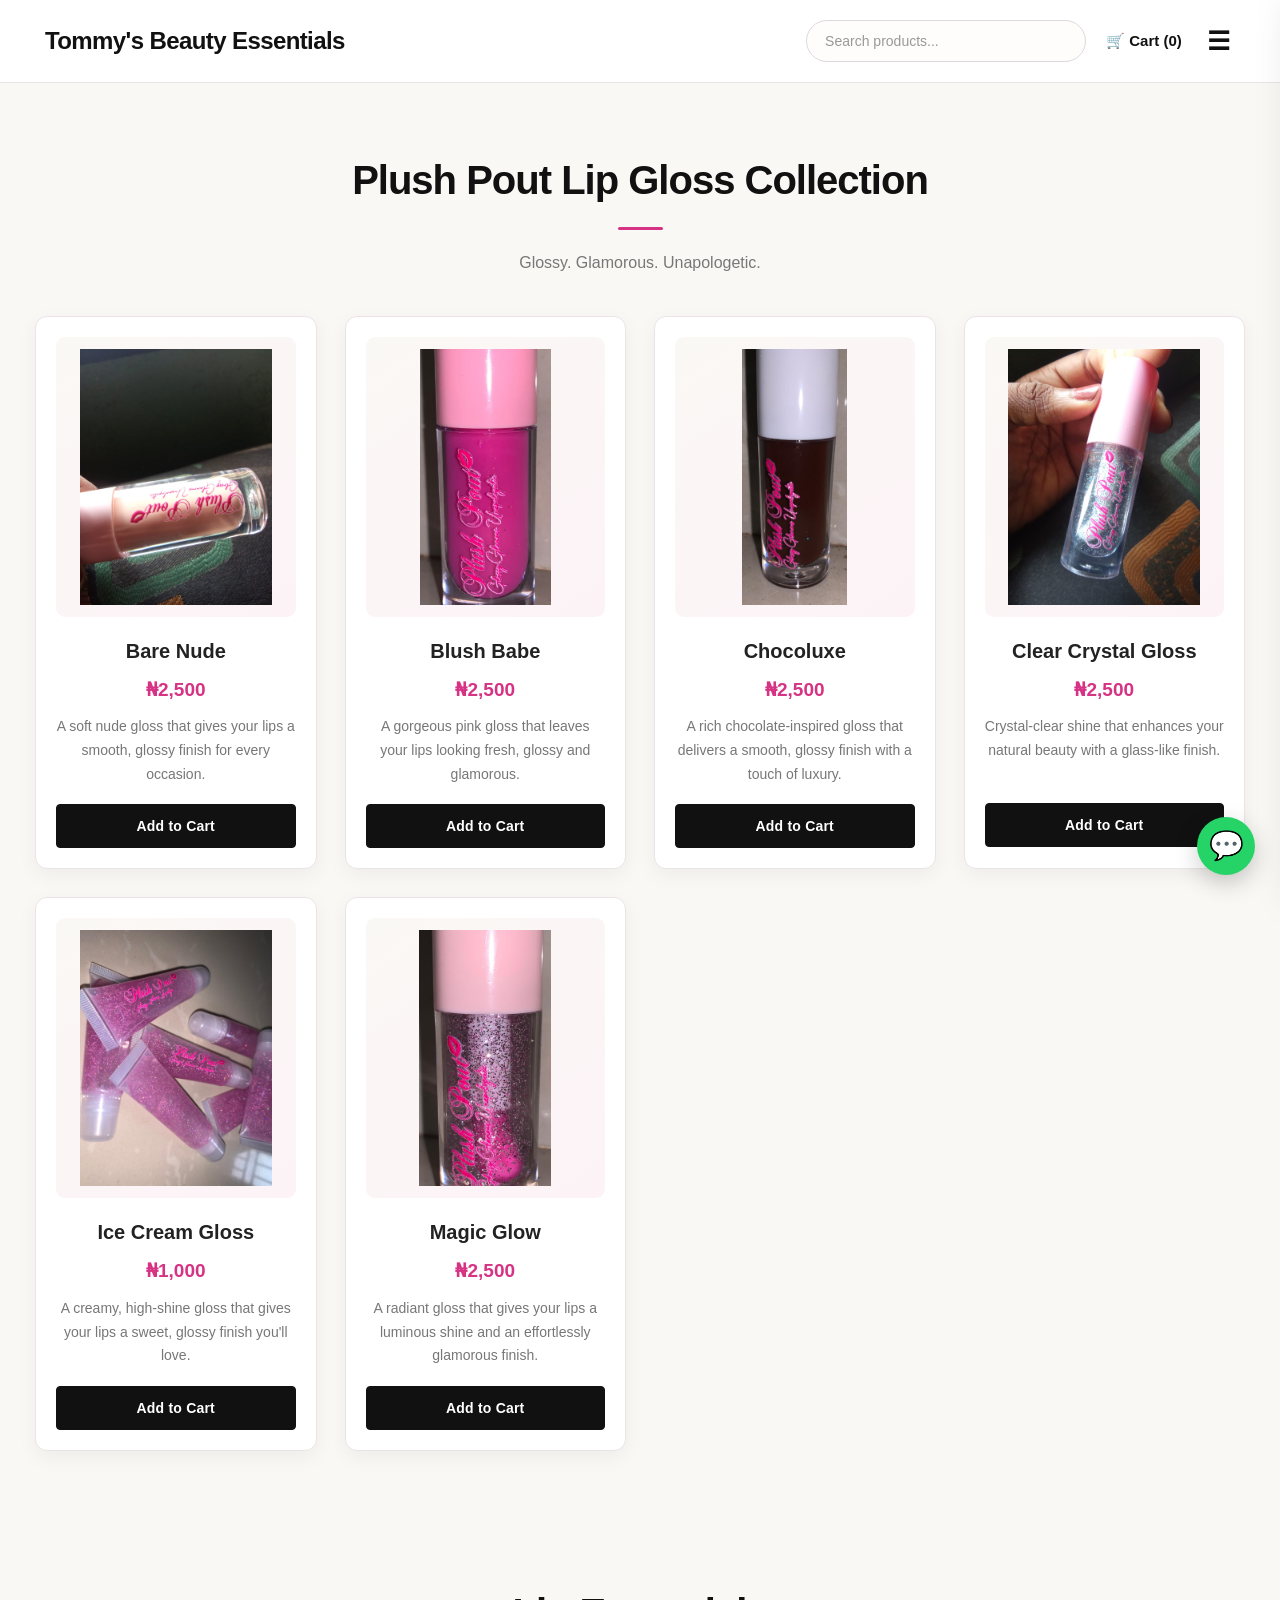
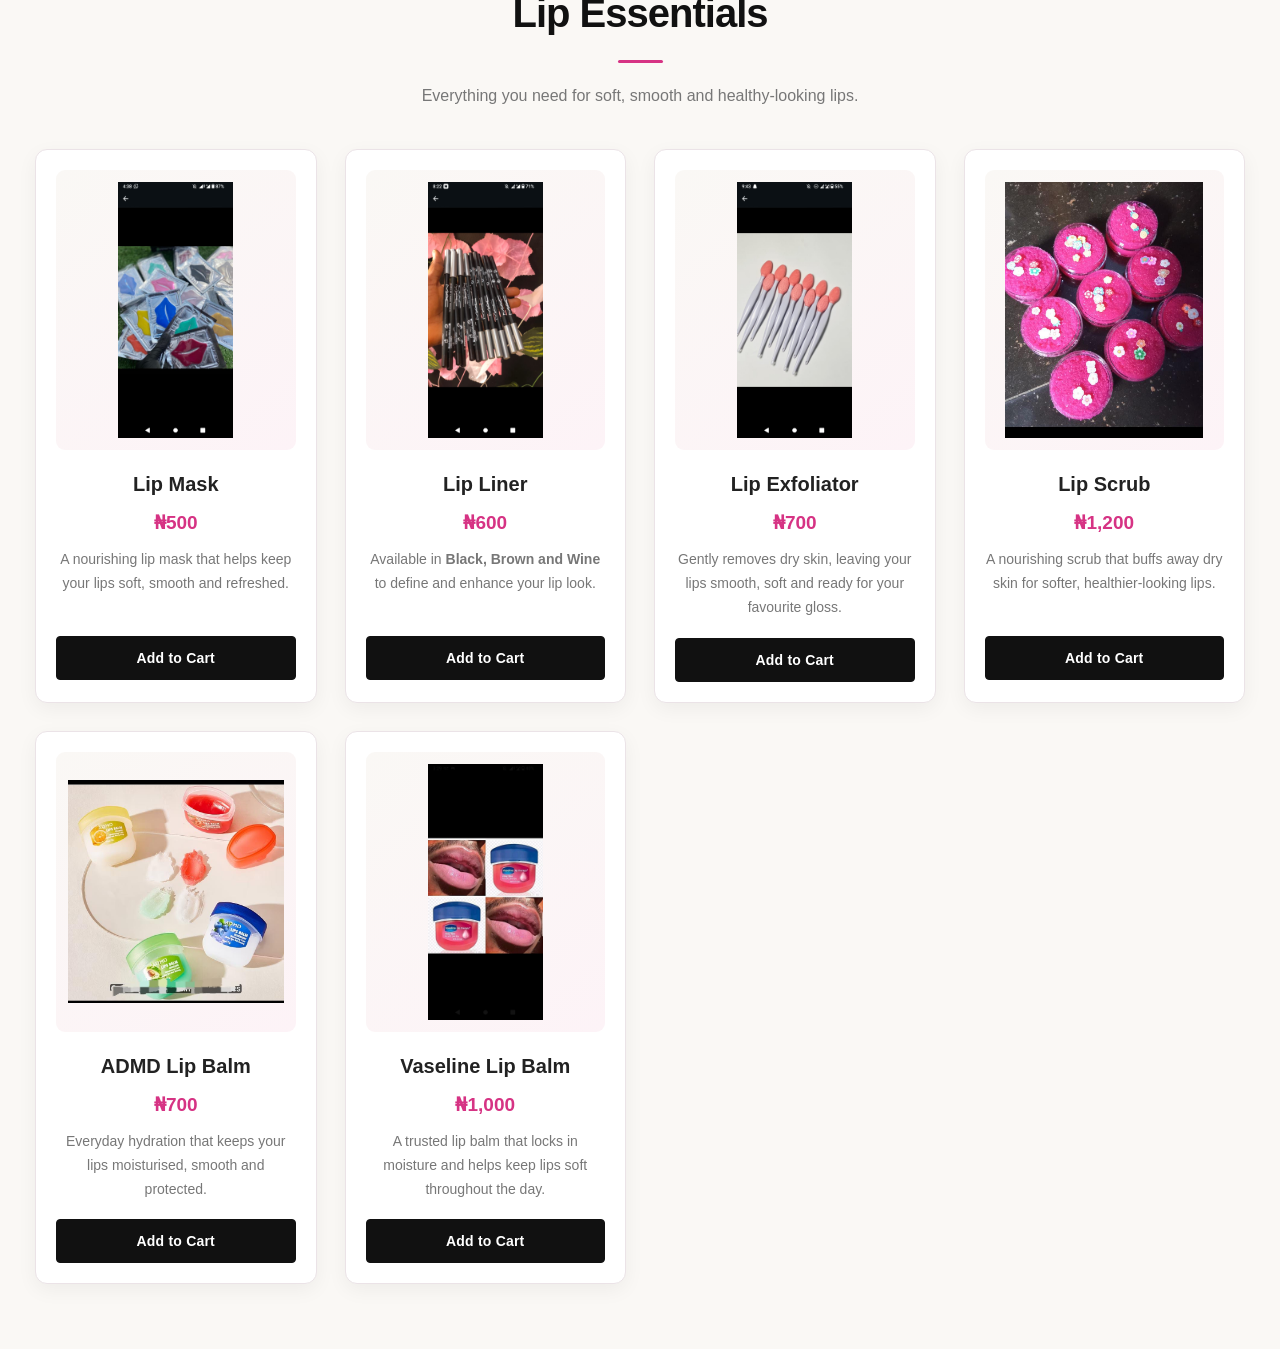
<file: lip-products.html>
<!DOCTYPE html>
<html lang="en">
<head>
    <meta charset="UTF-8">
    <meta name="viewport" content="width=device-width, initial-scale=1.0">
    <title>Plush Pout Lip Collection | Tommy's Beauty Essentials</title>
    <link rel="stylesheet" href="style.css">
  <link rel="icon" type="image/jpeg" href="images/favicon.jpeg">  
</head>

<body>

<header class="site-header">

    <div class="header-main">

        <a href="index.html" class="brand-name">
            Tommy's Beauty Essentials
        </a>

        <div class="header-actions">

            <div class="search-box">
                <input
                    type="text"
                    id="searchInput"
                    placeholder="Search products..."
                    onkeyup="searchProducts()">
            </div>

            <a href="cart.html" class="header-cart" id="cart-link">
                🛒 <span>Cart (0)</span>
            </a>

            <button
                class="mobile-menu-btn"
                onclick="toggleMenu()"
                aria-label="Open navigation menu">
                ☰
            </button>

        </div>

    </div>

</header>
<header>

<!-- SIDE NAVIGATION -->

<div class="menu-overlay" onclick="toggleMenu()"></div>

<aside id="mainNav" class="side-menu">

    <div class="side-menu-header">

        <h2>TBE</h2>

        <button
            class="close-menu-btn"
            onclick="toggleMenu()"
            aria-label="Close navigation menu">
            ×
        </button>

    </div>

    <nav class="side-menu-links">

        <a href="index.html">Home</a>

        <a href="lip-products.html">Lip Products</a>

        <a href="shades.html">Shades</a>

        <a href="skincare.html">Glow Essentials</a>

        <a href="nails.html">Press-On Nails</a>

        <a href="accessories.html">Lifestyle</a>

        <a href="contact.html">Contact</a>

        <a href="cart.html" class="side-cart-link">
            🛒 Cart
        </a>

    </nav>

</aside>
</header>

<section class="collection">

    <h2>Plush Pout Lip Gloss Collection</h2>

    <p>Glossy. Glamorous. Unapologetic.</p>

    <div class="product-container">
        <div class="product-card">

    <img src="images/barenude.jpeg" alt="Bare Nude">

    <h3>Bare Nude</h3>

    <p class="price">₦2,500</p>

    <p class="product-description">
        A soft nude gloss that gives your lips a smooth, glossy finish for every occasion.
    </p>

    <button onclick="addToCart('Bare Nude', 2500)">Add to Cart</button>

</div>
<div class="product-card">

    <img src="images/blush-babe.jpeg" alt="Blush Babe">

    <h3>Blush Babe</h3>

    <p class="price">₦2,500</p>

    <p class="product-description">
        A gorgeous pink gloss that leaves your lips looking fresh, glossy and glamorous.
    </p>

    <button onclick="addToCart('Blush Babe', 2500)">Add to Cart</button>

</div>

<div class="product-card">

    <img src="images/chocoluxe.jpeg" alt="Chocoluxe">

    <h3>Chocoluxe</h3>

    <p class="price">₦2,500</p>

    <p class="product-description">
        A rich chocolate-inspired gloss that delivers a smooth, glossy finish with a touch of luxury.
    </p>

    <button onclick="addToCart('Chocoluxe', 2500)">Add to Cart</button>

</div>
<div class="product-card">

    <img src="images/clear-crystal-gloss.jpeg" alt="Clear Crystal Gloss">

    <h3>Clear Crystal Gloss</h3>

    <p class="price">₦2,500</p>

    <p class="product-description">
        Crystal-clear shine that enhances your natural beauty with a glass-like finish.
    </p>

    <button onclick="addToCart('Clear Crystal Gloss', 2500)">Add to Cart</button>

</div>
<div class="product-card">

    <img src="images/ice-cream-gloss.jpeg" alt="Ice Cream Gloss">

    <h3>Ice Cream Gloss</h3>

    <p class="price">₦1,000</p>

    <p class="product-description">
        A creamy, high-shine gloss that gives your lips a sweet, glossy finish you'll love.
    </p>

   <button onclick="addToCart('Ice Cream Gloss', 1000)">Add to Cart</button> 

</div>
<div class="product-card">

    <img src="images/magic-glow.jpeg" alt="Magic Glow">

    <h3>Magic Glow</h3>

    <p class="price">₦2,500</p>

    <p class="product-description">
        A radiant gloss that gives your lips a luminous shine and an effortlessly glamorous finish.
    </p>

    <button onclick="addToCart('Magic Glow', 2500)">Add to Cart</button>

</div>
</div>

</section>
<section class="collection">

    <h2>Lip Essentials</h2>

    <p>Everything you need for soft, smooth and healthy-looking lips.</p>

    <div class="product-container">
        <div class="product-card">

    <img src="images/lip-mask.jpeg" alt="Lip Mask">

    <h3>Lip Mask</h3>

    <p class="price">₦500</p>

    <p class="product-description">
        A nourishing lip mask that helps keep your lips soft, smooth and refreshed.
    </p>

    <button onclick="addToCart('Lip Mask', 500)">Add to Cart</button>

</div>
<div class="product-card">

    <img src="images/lip-liner.jpeg" alt="Lip Liner">

    <h3>Lip Liner</h3>

    <p class="price">₦600</p>

    <p class="product-description">
        Available in <strong>Black, Brown and Wine</strong> to define and enhance your lip look.
    </p>

    <button onclick="addToCart('Lip Liner', 600)">Add to Cart</button>

</div>
<div class="product-card">

    <img src="images/lip-exfoliator.jpeg" alt="Lip Exfoliator">

    <h3>Lip Exfoliator</h3>

    <p class="price">₦700</p>

    <p class="product-description">
        Gently removes dry skin, leaving your lips smooth, soft and ready for your favourite gloss.
    </p>

    <button onclick="addToCart('Lip Exfoliator', 700)">Add to Cart</button>

</div>
<div class="product-card">

    <img src="images/lip-scrub.jpeg" alt="Lip Scrub">

    <h3>Lip Scrub</h3>

    <p class="price">₦1,200</p>

    <p class="product-description">
        A nourishing scrub that buffs away dry skin for softer, healthier-looking lips.
    </p>

    <button onclick="addToCart('Lip Scrub', 1200)">Add to Cart</button>

</div>
<div class="product-card">

    <img src="images/admd-lip-balm.jpeg" alt="ADMD Lip Balm">

    <h3>ADMD Lip Balm</h3>

    <p class="price">₦700</p>

    <p class="product-description">
        Everyday hydration that keeps your lips moisturised, smooth and protected.
    </p>

    <button onclick="addToCart('ADMD Lip Balm', 700)">Add to Cart</button>

</div>
<div class="product-card">

    <img src="images/vaseline-lip-balm.jpeg" alt="Vaseline Lip Balm">

    <h3>Vaseline Lip Balm</h3>

    <p class="price">₦1,000</p>

    <p class="product-description">
        A trusted lip balm that locks in moisture and helps keep lips soft throughout the day.
    </p>

    <button onclick="addToCart('Vaseline Lip Balm', 1000)">Add to Cart</button>

</div>
</div>

</section>
<a href="https://wa.me/2349115180053"
   class="whatsapp-btn"
   target="_blank"
   aria-label="Chat with Tommy's Beauty Essentials on WhatsApp">
    💬
</a>
<script src="script.js"></script>
</body>
</html>
</file>
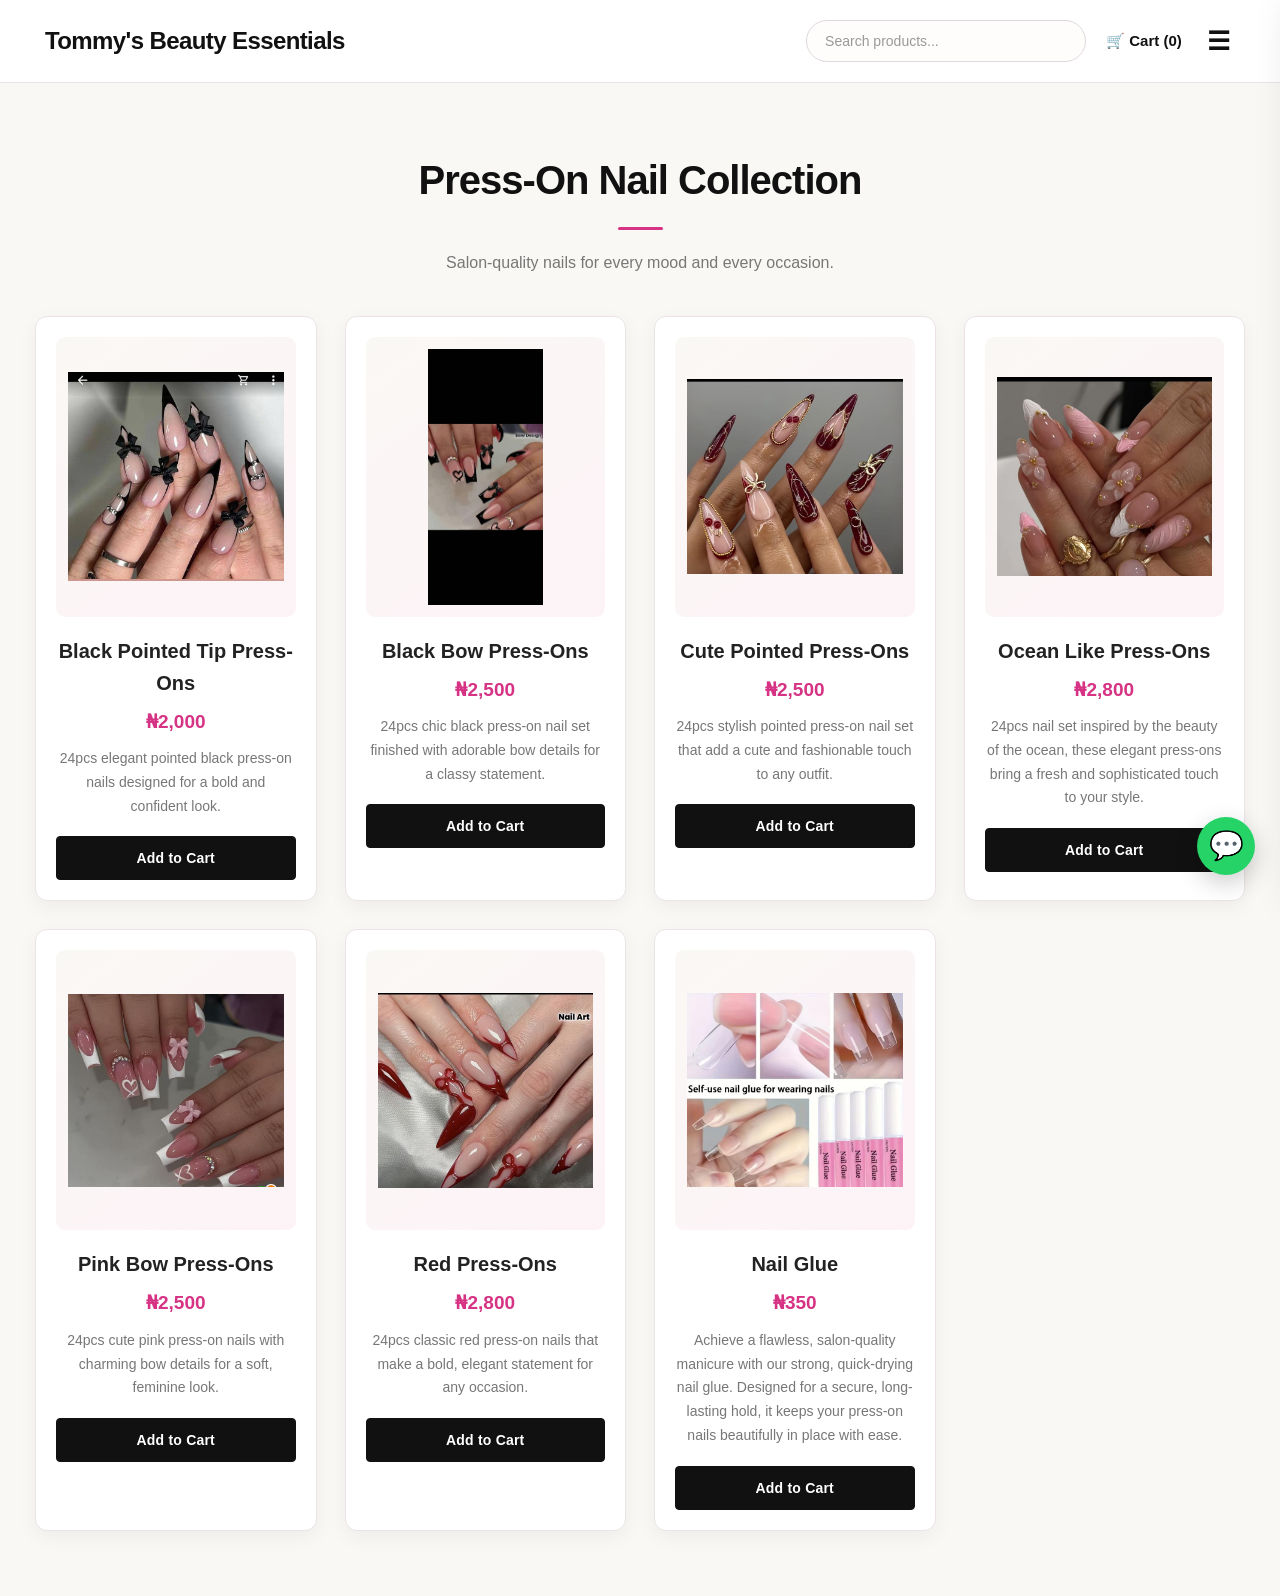
<file: nails.html>
<!DOCTYPE html>
<html lang="en">
<head>
    <meta charset="UTF-8">
    <meta name="viewport" content="width=device-width, initial-scale=1.0">
    <title>Press-On Nail Collection | Tommy's Beauty Essentials</title>
    <link rel="stylesheet" href="style.css">
    <link rel="icon" type="image/jpeg" href="images/favicon.jpeg">
</head>

<body>

<header>
    <header class="site-header">

    <div class="header-main">

        <a href="index.html" class="brand-name">
            Tommy's Beauty Essentials
        </a>

        <div class="header-actions">

            <div class="search-box">
                <input
                    type="text"
                    id="searchInput"
                    placeholder="Search products..."
                    onkeyup="searchProducts()">
            </div>

            <a href="cart.html" class="header-cart" id="cart-link">
                🛒 <span>Cart (0)</span>
            </a>

            <button
                class="mobile-menu-btn"
                onclick="toggleMenu()"
                aria-label="Open navigation menu">
                ☰
            </button>

        </div>

    </div>

</header>

<!-- SIDE NAVIGATION -->

<div class="menu-overlay" onclick="toggleMenu()"></div>

<aside id="mainNav" class="side-menu">

    <div class="side-menu-header">

        <h2>TBE</h2>

        <button
            class="close-menu-btn"
            onclick="toggleMenu()"
            aria-label="Close navigation menu">
            ×
        </button>

    </div>

    <nav class="side-menu-links">

        <a href="index.html">Home</a>

        <a href="lip-products.html">Lip Products</a>

        <a href="shades.html">Shades</a>

        <a href="skincare.html">Glow Essentials</a>

        <a href="nails.html">Press-On Nails</a>

        <a href="accessories.html">Lifestyle</a>

        <a href="contact.html">Contact</a>

        <a href="cart.html" class="side-cart-link">
            🛒 Cart
        </a>

    </nav>

</aside>
</header>

<section class="collection">

    <h2>Press-On Nail Collection</h2>

    <p>Salon-quality nails for every mood and every occasion.</p>

    <div class="product-container">
        <div class="product-card">

    <img src="images/black-pointedtip-pressons.jpeg" alt="Black Pointed Tip Press-Ons">

    <h3>Black Pointed Tip Press-Ons</h3>

    <p class="price">₦2,000</p>

    <p class="product-description">
        24pcs elegant pointed black press-on nails designed for a bold and confident look.
    </p>
    

    <button onclick="addToCart('Black Pointed Tip Press-Ons', 2000)">Add to Cart</button>

</div>
<div class="product-card">

    <img src="images/bow-pressons.jpeg" alt="Black Bow Press-Ons">

    <h3>Black Bow Press-Ons</h3>

    <p class="price">₦2,500</p>

    <p class="product-description">
       24pcs chic black press-on nail set finished with adorable bow details for a classy statement.
    </p>

    <button onclick="addToCart('Black Bow Press-Ons', 2500)">Add to Cart</button>

</div>
<div class="product-card">

    <img src="images/cute-pointed-pressons.jpeg" alt="Cute Pointed Press-Ons">

    <h3>Cute Pointed Press-Ons</h3>

    <p class="price">₦2,500</p>

    <p class="product-description">
       24pcs stylish pointed press-on nail set that add a cute and fashionable touch to any outfit.
    </p>

    <button onclick="addToCart('Cute Pointed Press-Ons', 2500)">Add to Cart</button>

</div>
<div class="product-card">

    <img src="images/ocean-like-pressons.jpeg" alt="Ocean Like Press-Ons">

    <h3>Ocean Like Press-Ons</h3>

    <p class="price">₦2,800</p>

    <p class="product-description">
        24pcs nail set inspired by the beauty of the ocean, these elegant press-ons bring a fresh and sophisticated touch to your style.
    </p>
    <button onclick="addToCart('Ocean Like Press-Ons', 2800)">Add to Cart</button>

    

</div>
<div class="product-card">

    <img src="images/pink-bow-pressons.jpeg" alt="Pink Bow Press-Ons">

    <h3>Pink Bow Press-Ons</h3>

    <p class="price">₦2,500</p>

    <p class="product-description">
       24pcs cute pink press-on nails with charming bow details for a soft, feminine look.
    </p>

    <button onclick="addToCart('Pink Bow Press-Ons', 2500)">Add to Cart</button>

</div>
<div class="product-card">

    <img src="images/red-pressons.jpeg" alt="Red Press-Ons">

    <h3>Red Press-Ons</h3>

    <p class="price">₦2,800</p>

    <p class="product-description">
       24pcs classic red press-on nails that make a bold, elegant statement for any occasion.
    </p>

    <button onclick="addToCart('Red Press-Ons', 2800)">Add to Cart</button>

</div>
<div class="product-card">

    <img src="images/mini-presson-nailglue.jpeg" alt="Nail Glue">
    <h3>Nail Glue</h3>
    <p class="price">₦350</p>
    <p class="product-description">
        Achieve a flawless, salon-quality manicure with our strong, quick-drying nail glue. Designed for a secure, long-lasting hold, it keeps your press-on nails beautifully in place with ease.
    </p>

    <button onclick="addToCart('Nail Glue', 350)">Add to Cart</button>
</div>
</div>

</section>
<a href="https://wa.me/2349115180053"
   class="whatsapp-btn"
   target="_blank"
   aria-label="Chat with Tommy's Beauty Essentials on WhatsApp">
    💬
</a>
<script src="script.js"></script>
</body>
</html>
</file>
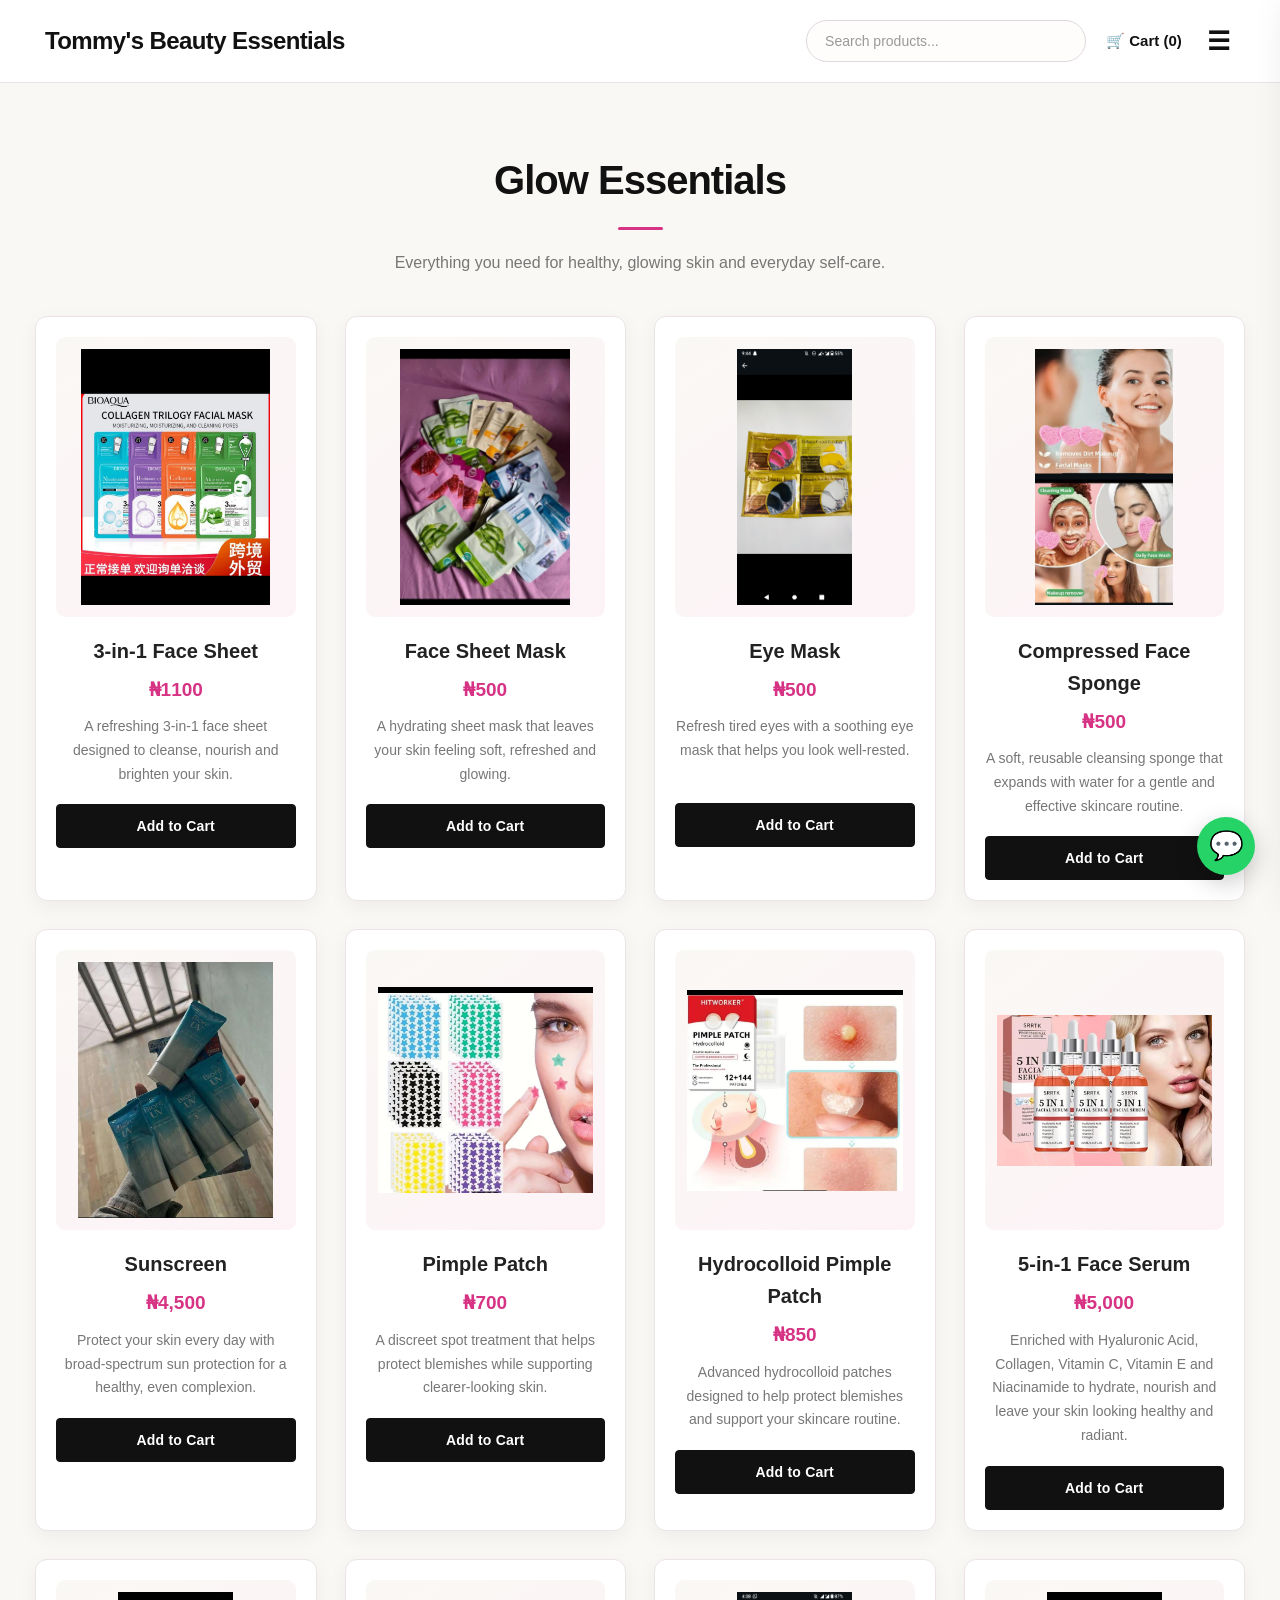
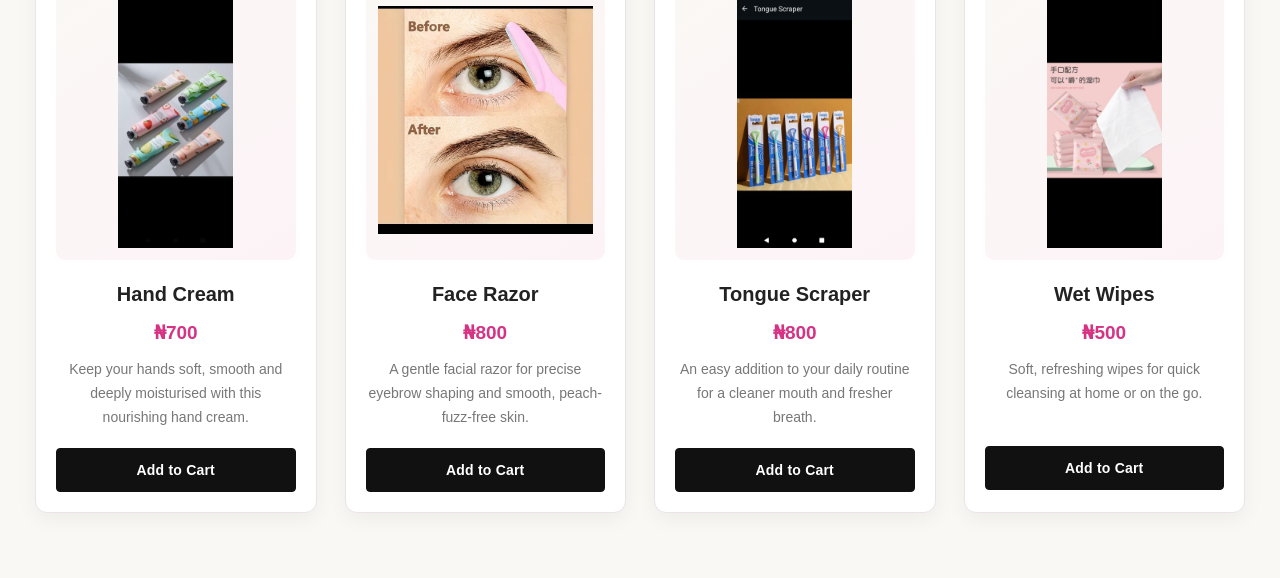
<file: skincare.html>
<!DOCTYPE html>
<html lang="en">
<head>
    <meta charset="UTF-8">
    <meta name="viewport" content="width=device-width, initial-scale=1.0">
    <title>Glow Essentials | Tommy's Beauty Essentials</title>
    <link rel="stylesheet" href="style.css">
    <link rel="icon" type="image/jpeg" href="images/favicon.jpeg">
</head>

<body>

<header>
    <header class="site-header">

    <div class="header-main">

        <a href="index.html" class="brand-name">
            Tommy's Beauty Essentials
        </a>

        <div class="header-actions">

            <div class="search-box">
                <input
                    type="text"
                    id="searchInput"
                    placeholder="Search products..."
                    onkeyup="searchProducts()">
            </div>

            <a href="cart.html" class="header-cart" id="cart-link">
                🛒 <span>Cart (0)</span>
            </a>

            <button
                class="mobile-menu-btn"
                onclick="toggleMenu()"
                aria-label="Open navigation menu">
                ☰
            </button>

        </div>

    </div>

</header>

<!-- SIDE NAVIGATION -->

<div class="menu-overlay" onclick="toggleMenu()"></div>

<aside id="mainNav" class="side-menu">

    <div class="side-menu-header">

        <h2>TBE</h2>

        <button
            class="close-menu-btn"
            onclick="toggleMenu()"
            aria-label="Close navigation menu">
            ×
        </button>

    </div>

    <nav class="side-menu-links">

        <a href="index.html">Home</a>

        <a href="lip-products.html">Lip Products</a>

        <a href="shades.html">Shades</a>

        <a href="skincare.html">Glow Essentials</a>

        <a href="nails.html">Press-On Nails</a>

        <a href="accessories.html">Lifestyle</a>

        <a href="contact.html">Contact</a>

        <a href="cart.html" class="side-cart-link">
            🛒 Cart
        </a>

    </nav>

</aside>
</header>

<section class="collection">

    <h2>Glow Essentials</h2>

    <p>Everything you need for healthy, glowing skin and everyday self-care.</p>

    <div class="product-container">
        <div class="product-card">

    <img src="images/3in1-face-sheet-mask.jpeg" alt="3-in-1 Face Sheet">

    <h3>3-in-1 Face Sheet</h3>

    <p class="price">₦1100</p>
    

    <p class="product-description">
        A refreshing 3-in-1 face sheet designed to cleanse, nourish and brighten your skin.
    </p>

    <button onclick="addToCart('3-in-1 Face Sheet', 1100)">Add to Cart</button>

</div>
<div class="product-card">

    <img src="images/face-sheet-masks.jpeg" alt="Face Sheet Mask">

    <h3>Face Sheet Mask</h3>

    <p class="price">₦500</p>

    <p class="product-description">
        A hydrating sheet mask that leaves your skin feeling soft, refreshed and glowing.
    </p>

    <button onclick="addToCart('Face Sheet Mask', 500)">Add to Cart</button>

</div>
<div class="product-card">

    <img src="images/eye-mask.jpeg" alt="Eye Mask">

    <h3>Eye Mask</h3>

    <p class="price">₦500</p>

    <p class="product-description">
        Refresh tired eyes with a soothing eye mask that helps you look well-rested.
    </p>

    <button onclick="addToCart('Eye Mask', 500)">Add to Cart</button>

</div>
<div class="product-card">

    <img src="images/compressed-face-sponge.jpeg" alt="Compressed Face Sponge">

    <h3>Compressed Face Sponge</h3>

    <p class="price">₦500</p>

    <p class="product-description">
        A soft, reusable cleansing sponge that expands with water for a gentle and effective skincare routine.
    </p>

    <button onclick="addToCart('Compressed Face Sponge', 500)">Add to Cart</button>

</div>
<div class="product-card">

    <img src="images/sun-screen.jpeg" alt="Sunscreen">

    <h3>Sunscreen</h3>

    <p class="price">₦4,500</p>

    <p class="product-description">
        Protect your skin every day with broad-spectrum sun protection for a healthy, even complexion.
    </p>

    <button onclick="addToCart('Sunscreen', 4500)">Add to Cart</button>

</div>
<div class="product-card">

    <img src="images/pimple-patch.jpeg" alt="Pimple Patch">

    <h3>Pimple Patch</h3>

    <p class="price">₦700</p>

    <p class="product-description">
        A discreet spot treatment that helps protect blemishes while supporting clearer-looking skin.
    </p>

   <button onclick="addToCart('Pimple Patch', 700)">Add to Cart</button> 

</div>
<div class="product-card">

    <img src="images/hydrocolloid-pimple-patch.jpeg" alt="Hydrocolloid Pimple Patch">

    <h3>Hydrocolloid Pimple Patch</h3>

    <p class="price">₦850</p>

    <p class="product-description">
        Advanced hydrocolloid patches designed to help protect blemishes and support your skincare routine.
    </p>

    <button onclick="addToCart('Hydrocolloid Pimple Patch', 850)">Add to Cart</button>

</div>
<div class="product-card">

    <img src="images/face-serums.jpeg" alt="5-in-1 Face Serum">

    <h3>5-in-1 Face Serum</h3>

    <p class="price">₦5,000</p>

    <p class="product-description">
        Enriched with Hyaluronic Acid, Collagen, Vitamin C, Vitamin E and Niacinamide to hydrate, nourish and leave your skin looking healthy and radiant.
    </p>

    <button onclick="addToCart('5-in-1 Face Serum', 5000)">Add to Cart</button>

</div>
<div class="product-card">

    <img src="images/hand-cream.jpeg" alt="Hand Cream">

    <h3>Hand Cream</h3>

    <p class="price">₦700</p>

    <p class="product-description">
        Keep your hands soft, smooth and deeply moisturised with this nourishing hand cream.
    </p>

    <button onclick="addToCart('Hand Cream', 700)">Add to Cart</button>

</div>
<div class="product-card">

    <img src="images/face-razor.jpeg" alt="Face Razor">

    <h3>Face Razor</h3>

    <p class="price">₦800</p>

    <p class="product-description">
        A gentle facial razor for precise eyebrow shaping and smooth, peach-fuzz-free skin.
    </p>

    <button onclick="addToCart('Face Razor', 800)">Add to Cart</button>

</div>
<div class="product-card">

    <img src="images/tongue-scraper.jpeg" alt="Tongue Scraper">

    <h3>Tongue Scraper</h3>

    <p class="price">₦800</p>

    <p class="product-description">
        An easy addition to your daily routine for a cleaner mouth and fresher breath.
    </p>

    <button onclick="addToCart('Tongue Scraper', 800)">Add to Cart</button>

</div>
<div class="product-card">

    <img src="images/wet-wipes.jpeg" alt="Wet Wipes">

    <h3>Wet Wipes</h3>

    <p class="price">₦500</p>

    <p class="product-description">
        Soft, refreshing wipes for quick cleansing at home or on the go.
    </p>

    <button onclick="addToCart('Wet Wipes', 500)">Add to Cart</button>

</div>
</div>

</section>
<a href="https://wa.me/2349115180053"
   class="whatsapp-btn"
   target="_blank"
   aria-label="Chat with Tommy's Beauty Essentials on WhatsApp">
    💬
</a>
<script src="script.js"></script>
</body>
</html>
</file>
<file: style.css>
/* =========================================================
   TOMMY'S BEAUTY ESSENTIALS
   VERSION 3 — PREMIUM MASTER STYLESHEET
   Brand: Black + Cream + Blush + Rich Pink
========================================================= */


/* =========================================================
   1. BRAND COLOUR SYSTEM
========================================================= */

:root {
    --black: #111111;
    --deep-black: #181818;
    --soft-black: #242424;

    --white: #ffffff;
    --cream: #faf8f5;
    --ivory: #fffdfb;

    --pink: #d63384;
    --deep-pink: #b5266b;
    --blush: #f8e8ef;
    --soft-blush: #fdf3f7;

    --text: #222222;
    --muted: #777777;

    --border: #ebe3e7;
    --light-border: #f0eaed;

    --whatsapp: #25d366;
}


/* =========================================================
   2. GLOBAL RESET
========================================================= */

* {
    margin: 0;
    padding: 0;
    box-sizing: border-box;
}

html {
    scroll-behavior: smooth;
}

body {
    font-family: Arial, Helvetica, sans-serif;
    background: var(--cream);
    color: var(--text);
    line-height: 1.6;
    overflow-x: hidden;
}

img {
    max-width: 100%;
    display: block;
}

a {
    text-decoration: none;
    color: inherit;
}

button,
input,
textarea,
select {
    font-family: inherit;
}

button {
    cursor: pointer;
}


/* =========================================================
   3. PREMIUM HEADER
========================================================= */

.site-header {
    width: 100%;
    background: rgba(255, 255, 255, 0.97);
    border-bottom: 1px solid var(--border);

    position: sticky;
    top: 0;

    z-index: 1000;

    backdrop-filter: blur(12px);
    -webkit-backdrop-filter: blur(12px);
}

.header-main {
    width: 100%;
    max-width: 1400px;

    min-height: 82px;

    margin: 0 auto;
    padding: 0 45px;

    display: flex;
    align-items: center;
    justify-content: space-between;

    gap: 30px;
}


/* =========================================================
   4. BRAND NAME
========================================================= */

.brand-name {
    color: var(--black);

    font-size: 24px;
    font-weight: 700;

    letter-spacing: -0.6px;

    white-space: nowrap;

    transition: color 0.3s ease;
}

.brand-name:hover {
    color: var(--pink);
}


/* =========================================================
   5. HEADER ACTIONS
========================================================= */

.header-actions {
    display: flex;
    align-items: center;
    justify-content: flex-end;

    gap: 20px;
}


/* =========================================================
   6. HEADER SEARCH
========================================================= */

.header-actions .search-box {
    margin: 0;
    padding: 0;
}

.header-actions .search-box input {
    width: 280px;
    height: 42px;

    padding: 0 18px;

    border: 1px solid #ded8dc;
    border-radius: 30px;

    background: var(--ivory);
    color: var(--text);

    font-size: 14px;

    outline: none;

    transition:
        border-color 0.3s ease,
        box-shadow 0.3s ease,
        background 0.3s ease;
}

.header-actions .search-box input::placeholder {
    color: #999999;
}

.header-actions .search-box input:focus {
    background: var(--white);

    border-color: var(--pink);

    box-shadow:
        0 4px 18px rgba(214, 51, 132, 0.10);
}


/* =========================================================
   7. HEADER CART
========================================================= */

.header-cart {
    color: var(--black);

    font-size: 15px;
    font-weight: 600;

    white-space: nowrap;

    transition: color 0.3s ease;
}

.header-cart:hover {
    color: var(--pink);
}


/* =========================================================
   8. MOBILE MENU BUTTON
========================================================= */

.mobile-menu-btn {
    display: block;

    border: none;

    background: transparent;

    color: var(--black);

    font-size: 26px;
    line-height: 1;

    padding: 5px;

    box-shadow: none;

    transition:
        color 0.3s ease,
        transform 0.3s ease;
}

.mobile-menu-btn:hover {
    background: transparent;

    color: var(--pink);

    transform: none;

    box-shadow: none;
}


/* =========================================================
   9. SIDE MENU
========================================================= */

.side-menu {
    position: fixed;

    top: 0;
    right: -380px;

    width: 350px;
    max-width: 88vw;

    height: 100vh;

    padding: 30px;

    background: var(--white);

    z-index: 2000;

    box-shadow:
        -15px 0 40px rgba(0, 0, 0, 0.14);

    transition: right 0.35s ease;

    overflow-y: auto;
}

.side-menu.mobile-menu-open {
    right: 0;
}


/* =========================================================
   10. SIDE MENU HEADER
========================================================= */

.side-menu-header {
    display: flex;

    align-items: center;
    justify-content: space-between;

    padding-bottom: 25px;

    border-bottom: 1px solid var(--border);
}

.side-menu-header h2 {
    margin: 0;

    color: var(--black);

    font-size: 22px;
}

.close-menu-btn {
    border: none;

    background: transparent;

    color: var(--black);

    font-size: 32px;

    line-height: 1;

    padding: 0;

    box-shadow: none;

    transition: color 0.3s ease;
}

.close-menu-btn:hover {
    background: transparent;

    color: var(--pink);

    transform: none;

    box-shadow: none;
}


/* =========================================================
   11. SIDE MENU LINKS
========================================================= */

.side-menu-links {
    display: flex;

    flex-direction: column;

    margin-top: 25px;
}

.side-menu-links a {
    color: var(--text);

    font-size: 16px;
    font-weight: 500;

    padding: 16px 5px;

    border-bottom: 1px solid var(--light-border);

    transition:
        color 0.25s ease,
        padding-left 0.25s ease;
}

.side-menu-links a:hover {
    color: var(--pink);

    padding-left: 12px;
}

.side-menu-links .side-cart-link {
    margin-top: 18px;

    border: none;

    background: var(--black);

    color: var(--white);

    padding: 15px 18px;

    text-align: center;

    border-radius: 5px;

    transition: background 0.3s ease;
}

.side-menu-links .side-cart-link:hover {
    background: var(--pink);

    color: var(--white);

    padding-left: 18px;
}


/* =========================================================
   12. MENU OVERLAY
========================================================= */

.menu-overlay {
    position: fixed;

    inset: 0;

    background: rgba(17, 17, 17, 0.42);

    z-index: 1500;

    opacity: 0;

    visibility: hidden;

    transition:
        opacity 0.3s ease,
        visibility 0.3s ease;
}

.menu-overlay.mobile-menu-open {
    opacity: 1;

    visibility: visible;
}


/* =========================================================
   13. DISABLE OLD NAVIGATION
========================================================= */

.site-header nav,
header.site-header nav {
    display: none !important;
}


/* =========================================================
   14. HERO
========================================================= */

.hero {
    min-height: 82vh;

    display: flex;

    flex-direction: column;

    justify-content: center;

    align-items: center;

    text-align: center;

    padding: 90px 20px;

    background:
        radial-gradient(
            circle at 15% 20%,
            rgba(248, 232, 239, 0.90),
            transparent 30%
        ),
        radial-gradient(
            circle at 85% 80%,
            rgba(214, 51, 132, 0.08),
            transparent 30%
        ),
        linear-gradient(
            135deg,
            var(--white) 0%,
            var(--cream) 50%,
            var(--soft-blush) 100%
        );
}

.hero h2 {
    max-width: 900px;

    font-size: clamp(42px, 6vw, 70px);

    line-height: 1.08;

    color: var(--black);

    margin-bottom: 25px;

    letter-spacing: -2px;
}

.hero h2::after {
    content: "";

    display: block;

    width: 55px;
    height: 3px;

    margin: 24px auto 0;

    background: var(--pink);

    border-radius: 10px;
}

.hero p {
    max-width: 700px;

    font-size: 18px;

    color: var(--muted);

    line-height: 1.8;
}

.hero-buttons {
    display: flex;

    justify-content: center;

    align-items: center;

    gap: 15px;

    margin-top: 35px;

    flex-wrap: wrap;
}


/* =========================================================
   15. GENERAL BUTTONS
========================================================= */

button {
    background: var(--black);

    color: var(--white);

    border: 1px solid var(--black);

    padding: 13px 28px;

    border-radius: 4px;

    font-size: 14px;

    font-weight: 600;

    letter-spacing: 0.2px;

    transition:
        background 0.25s ease,
        color 0.25s ease,
        border-color 0.25s ease,
        transform 0.25s ease,
        box-shadow 0.25s ease;
}

button:hover {
    background: var(--pink);

    border-color: var(--pink);

    transform: translateY(-2px);

    box-shadow:
        0 8px 20px rgba(214, 51, 132, 0.18);
}

.secondary-btn {
    background: transparent;

    color: var(--black);

    border: 1px solid var(--black);
}

.secondary-btn:hover {
    background: var(--pink);

    color: var(--white);

    border-color: var(--pink);
}


/* =========================================================
   16. STATS
========================================================= */

.stats {
    display: grid;

    grid-template-columns:
        repeat(auto-fit, minmax(210px, 1fr));

    gap: 20px;

    padding: 65px 8%;

    background: var(--white);
}

.stat-box {
    background:
        linear-gradient(
            145deg,
            var(--white),
            var(--soft-blush)
        );

    padding: 30px 20px;

    border: 1px solid var(--border);

    border-radius: 12px;

    text-align: center;

    transition:
        transform 0.3s ease,
        box-shadow 0.3s ease,
        border-color 0.3s ease;
}

.stat-box:hover {
    transform: translateY(-6px);

    border-color: rgba(214, 51, 132, 0.25);

    box-shadow:
        0 15px 35px rgba(214, 51, 132, 0.08);
}

.stat-box h3 {
    font-size: 30px;

    color: var(--pink);

    margin-bottom: 8px;
}

.stat-box p {
    color: var(--muted);

    font-size: 14px;
}


/* =========================================================
   17. CATEGORIES
========================================================= */

.categories {
    padding: 85px 8%;

    background: var(--cream);
}

.categories h2 {
    text-align: center;

    font-size: 40px;

    color: var(--black);

    margin-bottom: 45px;

    letter-spacing: -1px;
}

.categories h2::after,
.products h2::after,
.about h2::after {
    content: "";

    display: block;

    width: 45px;
    height: 3px;

    margin: 15px auto 0;

    background: var(--pink);

    border-radius: 10px;
}

.category-grid {
    display: grid;

    grid-template-columns:
        repeat(auto-fit, minmax(240px, 1fr));

    gap: 20px;
}

.category-card {
    background:
        linear-gradient(
            145deg,
            var(--white),
            var(--soft-blush)
        );

    padding: 32px;

    color: var(--text);

    border: 1px solid var(--border);

    border-radius: 12px;

    box-shadow:
        0 5px 18px rgba(0, 0, 0, 0.04);

    transition:
        transform 0.3s ease,
        box-shadow 0.3s ease,
        border-color 0.3s ease;
}

.category-card:hover {
    transform: translateY(-8px);

    border-color: rgba(214, 51, 132, 0.25);

    box-shadow:
        0 18px 40px rgba(214, 51, 132, 0.09);
}

.category-card h3 {
    color: var(--black);

    margin-bottom: 10px;

    font-size: 18px;

    transition: color 0.3s ease;
}

.category-card:hover h3 {
    color: var(--pink);
}

.category-card p {
    color: var(--muted);

    font-size: 14px;
}


/* =========================================================
   18. PRODUCTS
========================================================= */

.products {
    padding: 85px 8%;

    text-align: center;

    background: var(--white);
}

.products h2 {
    font-size: 40px;

    color: var(--black);

    margin-bottom: 45px;

    letter-spacing: -1px;
}

.product-container {
    display: grid;

    grid-template-columns:
        repeat(auto-fit, minmax(260px, 1fr));

    gap: 28px;

    margin-top: 35px;
}

.product-card {
    background: var(--white);

    padding: 20px;

    text-align: center;

    border: 1px solid var(--border);

    border-radius: 12px;

    box-shadow:
        0 6px 20px rgba(0, 0, 0, 0.05);

    transition:
        transform 0.3s ease,
        box-shadow 0.3s ease,
        border-color 0.3s ease;
}

.product-card:hover {
    transform: translateY(-8px);

    border-color: rgba(214, 51, 132, 0.22);

    box-shadow:
        0 18px 40px rgba(0, 0, 0, 0.09);
}

.product-card img {
    width: 100%;

    height: 280px;

    object-fit: contain;

    background:
        linear-gradient(
            145deg,
            var(--cream),
            var(--soft-blush)
        );

    padding: 12px;

    border-radius: 9px;
}

.product-card h3 {
    margin: 18px 0 8px;

    color: var(--text);

    font-size: 20px;
}

.price {
    font-size: 19px;

    font-weight: 700;

    color: var(--pink);

    margin-bottom: 10px;
}

.product-description {
    color: var(--muted);

    font-size: 14px;

    line-height: 1.7;

    min-height: 70px;
}

.product-card button {
    width: 100%;

    margin-top: 18px;
}


/* =========================================================
   19. PAGE HEADERS
========================================================= */

.page-header {
    text-align: center;

    padding: 75px 20px 40px;

    background:
        linear-gradient(
            135deg,
            var(--white),
            var(--soft-blush)
        );
}

.page-header h2 {
    font-size: 44px;

    color: var(--black);

    margin-bottom: 12px;

    letter-spacing: -1px;
}

.page-header h2::after {
    content: "";

    display: block;

    width: 45px;
    height: 3px;

    margin: 15px auto 0;

    background: var(--pink);

    border-radius: 10px;
}

.page-header p {
    max-width: 700px;

    margin: 20px auto 0;

    color: var(--muted);

    font-size: 17px;
}


/* =========================================================
   20. COLLECTION PAGES
========================================================= */

.collection {
    max-width: 1250px;

    margin: 0 auto;

    padding: 65px 20px;
}

.collection h2 {
    text-align: center;

    color: var(--black);

    font-size: 40px;

    letter-spacing: -1px;
}

.collection h2::after {
    content: "";

    display: block;

    width: 45px;
    height: 3px;

    margin: 15px auto 0;

    background: var(--pink);

    border-radius: 10px;
}

.collection > p {
    text-align: center;

    color: var(--muted);

    margin: 20px auto 40px;

    max-width: 700px;
}


/* =========================================================
   21. ABOUT
========================================================= */

.about {
    padding: 85px 8%;

    background:
        linear-gradient(
            135deg,
            var(--soft-blush),
            var(--cream)
        );

    text-align: center;
}

.about h2 {
    color: var(--black);

    font-size: 38px;

    margin-bottom: 45px;
}

.about-container {
    display: grid;

    grid-template-columns:
        repeat(auto-fit, minmax(250px, 1fr));

    gap: 25px;
}

.about-box {
    background: var(--white);

    padding: 30px;

    border: 1px solid var(--border);

    border-radius: 12px;

    box-shadow:
        0 6px 20px rgba(0, 0, 0, 0.04);

    transition:
        transform 0.3s ease,
        box-shadow 0.3s ease,
        border-color 0.3s ease;
}

.about-box:hover {
    transform: translateY(-7px);

    border-color: rgba(214, 51, 132, 0.20);

    box-shadow:
        0 15px 30px rgba(214, 51, 132, 0.08);
}

.about-box h3 {
    color: var(--black);

    margin-bottom: 12px;
}

.about-box p {
    color: var(--muted);

    font-size: 14px;
}


/* =========================================================
   22. SEARCH
========================================================= */

.search-box {
    text-align: center;

    margin: 25px 0;
}

.search-box input {
    width: 90%;

    max-width: 500px;

    padding: 14px 20px;

    border: 1px solid #ddd;

    border-radius: 30px;

    font-size: 15px;

    outline: none;

    background: var(--white);

    transition:
        border-color 0.3s ease,
        box-shadow 0.3s ease;
}

.search-box input:focus {
    border-color: var(--pink);

    box-shadow:
        0 4px 15px rgba(214, 51, 132, 0.10);
}


/* =========================================================
   23. SORTING
========================================================= */

.sort-box {
    display: flex;

    justify-content: flex-end;

    align-items: center;

    gap: 10px;

    margin: 20px 0;
}

.sort-box select {
    padding: 10px 15px;

    border: 1px solid #ddd;

    border-radius: 6px;

    background: var(--white);

    font-size: 14px;

    outline: none;
}

.sort-box select:focus {
    border-color: var(--pink);
}


/* =========================================================
   24. SHOPPING CART
========================================================= */

.cart-item {
    background: var(--white);

    padding: 25px;

    margin: 20px 0;

    border: 1px solid var(--border);

    border-radius: 10px;

    box-shadow:
        0 6px 20px rgba(0, 0, 0, 0.05);
}

.cart-item h3 {
    color: var(--black);

    margin-bottom: 10px;
}

.quantity-controls {
    display: flex;

    justify-content: center;

    align-items: center;

    gap: 15px;

    margin: 18px 0;
}

.quantity-controls button {
    width: 40px;

    height: 40px;

    padding: 0;

    border-radius: 50%;

    font-size: 18px;
}

.quantity-controls span {
    font-size: 17px;

    font-weight: 700;
}

.checkout-btn {
    margin-top: 20px;
}

.clear-cart-btn {
    background: var(--soft-black);

    border-color: var(--soft-black);

    margin-right: 15px;
}

.clear-cart-btn:hover {
    background: var(--pink);

    border-color: var(--pink);
}


/* =========================================================
   25. CHECKOUT FORM
========================================================= */

.checkout-form {
    max-width: 650px;

    margin: 50px auto;

    display: flex;

    flex-direction: column;

    gap: 18px;
}

.checkout-form h3 {
    color: var(--black);
}

.checkout-form input,
.checkout-form textarea {
    width: 100%;

    padding: 15px;

    border: 1px solid #ddd;

    border-radius: 7px;

    background: var(--white);

    font-size: 15px;

    outline: none;

    transition:
        border-color 0.3s ease,
        box-shadow 0.3s ease;
}

.checkout-form textarea {
    min-height: 120px;

    resize: vertical;
}

.checkout-form input:focus,
.checkout-form textarea:focus {
    border-color: var(--pink);

    box-shadow:
        0 4px 15px rgba(214, 51, 132, 0.08);
}


/* =========================================================
   26. CHECKOUT SUMMARY
========================================================= */

.checkout-summary {
    background: var(--white);

    border: 1px solid var(--border);

    border-radius: 10px;

    padding: 20px;

    margin: 20px 0 30px;

    box-shadow:
        0 5px 18px rgba(0, 0, 0, 0.04);
}

.checkout-summary-item {
    display: flex;

    justify-content: space-between;

    align-items: center;

    gap: 20px;

    padding: 12px 0;

    font-size: 15px;
}

.checkout-summary-item span {
    color: #444;
}

.checkout-summary-item strong {
    color: var(--black);

    white-space: nowrap;
}

.checkout-summary hr {
    border: none;

    border-top: 1px solid var(--border);

    margin: 12px 0;
}

.checkout-summary-total {
    display: flex;

    justify-content: space-between;

    align-items: center;

    font-size: 18px;

    padding-top: 8px;
}

.checkout-summary-total strong:last-child {
    font-size: 20px;

    color: var(--pink);
}


/* =========================================================
   27. PAYMENT CARD
========================================================= */

.payment-card {
    background: var(--white);

    border: 1px solid var(--border);

    border-radius: 10px;

    padding: 22px;

    margin: 20px 0 30px;

    box-shadow:
        0 5px 18px rgba(0, 0, 0, 0.04);
}

.payment-card h4 {
    margin-bottom: 8px;

    font-size: 19px;

    color: var(--black);
}

.payment-instruction {
    color: #666;

    margin-bottom: 20px;
}

.payment-detail {
    display: flex;

    justify-content: space-between;

    align-items: center;

    gap: 20px;

    padding: 13px 0;

    border-bottom: 1px solid var(--light-border);
}

.payment-detail span {
    color: var(--muted);
}

.payment-detail strong {
    color: var(--black);

    text-align: right;
}

.payment-warning {
    background: var(--soft-blush);

    border-left: 3px solid var(--pink);

    border-radius: 8px;

    padding: 13px;

    margin-top: 18px;

    font-size: 14px;

    line-height: 1.5;
}

.payment-note {
    font-size: 14px;

    line-height: 1.6;

    margin-top: 18px;

    color: #555;
}


/* =========================================================
   28. OUT OF STOCK
========================================================= */

.out-of-stock-btn {
    width: 100%;

    padding: 12px 18px;

    border: none;

    border-radius: 5px;

    background: #dedede;

    color: #666;

    font-size: 13px;

    font-weight: 600;

    cursor: not-allowed;

    text-transform: uppercase;

    letter-spacing: 0.5px;

    box-shadow: none;
}

.out-of-stock-btn:hover {
    background: #dedede;

    color: #666;

    transform: none;

    box-shadow: none;
}


/* =========================================================
   29. NEWSLETTER / WHATSAPP CTA
========================================================= */

.newsletter {
    position: relative;

    overflow: hidden;

    background:
        radial-gradient(
            circle at 15% 20%,
            rgba(255, 255, 255, 0.16),
            transparent 28%
        ),
        radial-gradient(
            circle at 85% 80%,
            rgba(255, 255, 255, 0.10),
            transparent 30%
        ),
        linear-gradient(
            135deg,
            var(--deep-pink),
            var(--pink) 50%,
            #e05a9a
        );

    color: var(--white);

    text-align: center;

    padding: 85px 20px;
}

.newsletter h2 {
    margin-bottom: 15px;

    font-size: 40px;

    color: var(--white);
}

.newsletter p {
    max-width: 650px;

    margin: 0 auto 30px;

    color: rgba(255, 255, 255, 0.92);
}

.newsletter form {
    display: flex;

    justify-content: center;

    gap: 12px;

    flex-wrap: wrap;
}

.newsletter input {
    width: 320px;

    padding: 15px;

    border: none;

    border-radius: 4px;

    font-size: 15px;

    outline: none;
}

.newsletter button {
    background: var(--white);

    color: var(--deep-pink);

    border-color: var(--white);
}

.newsletter button:hover {
    background: var(--black);

    color: var(--white);

    border-color: var(--black);

    box-shadow:
        0 8px 20px rgba(0, 0, 0, 0.18);
}


/* =========================================================
   30. FOOTER
========================================================= */

footer {
    background:
        linear-gradient(
            135deg,
            var(--deep-black),
            #21151c
        );

    color: var(--white);

    padding: 65px 8%;

    text-align: center;

    border-top: 3px solid var(--pink);
}

footer h2,
footer h3 {
    margin-bottom: 18px;

    color: var(--white);
}

footer h2 {
    font-size: 25px;
}

footer p {
    color: #d7d7d7;

    margin: 9px 0;

    font-size: 14px;
}

footer p:last-child {
    margin-top: 25px;

    padding-top: 20px;

    border-top: 1px solid rgba(255, 255, 255, 0.10);

    color: #aaa;
}

footer a {
    color: #f39ac0;

    transition: color 0.3s ease;
}

footer a:hover {
    color: var(--white);
}


/* =========================================================
   31. WHATSAPP FLOATING BUTTON
========================================================= */

.whatsapp-btn {
    position: fixed;

    bottom: 25px;

    right: 25px;

    width: 58px;

    height: 58px;

    background: var(--whatsapp);

    border-radius: 50%;

    display: flex;

    justify-content: center;

    align-items: center;

    color: var(--white);

    font-size: 28px;

    text-decoration: none;

    box-shadow:
        0 8px 25px rgba(0, 0, 0, 0.20);

    transition:
        transform 0.3s ease,
        box-shadow 0.3s ease;

    z-index: 1100;
}

.whatsapp-btn:hover {
    transform: scale(1.08);

    box-shadow:
        0 12px 30px rgba(0, 0, 0, 0.25);
}


/* =========================================================
   32. MOBILE RESPONSIVE
========================================================= */

@media (max-width: 768px) {

    .header-main {
        min-height: 70px;

        padding: 0 18px;

        gap: 12px;
    }

    .brand-name {
        font-size: 18px;
    }

    .header-actions {
        gap: 10px;
    }

    .header-actions .search-box input {
        width: 150px;

        height: 38px;

        font-size: 13px;
    }

    .header-cart {
        font-size: 0;
    }

    .header-cart::before {
        content: "🛒";

        font-size: 20px;
    }

    .mobile-menu-btn {
        font-size: 24px;
    }


    /* HERO */

    .hero {
        min-height: 70vh;

        padding: 65px 20px;
    }

    .hero h2 {
        font-size: 40px;

        letter-spacing: -1px;
    }

    .hero p {
        font-size: 16px;
    }

    .hero-buttons {
        flex-direction: column;

        width: 100%;

        max-width: 330px;
    }

    .hero-buttons button {
        width: 100%;
    }


    /* STATS */

    .stats {
        grid-template-columns: repeat(2, 1fr);

        padding: 55px 20px;

        gap: 15px;
    }

    .stat-box {
        padding: 22px 15px;
    }

    .stat-box h3 {
        font-size: 25px;
    }


    /* MAIN SECTIONS */

    .categories,
    .products,
    .about {
        padding: 65px 20px;
    }

    .categories h2,
    .products h2,
    .about h2,
    .page-header h2,
    .collection h2 {
        font-size: 32px;
    }


    /* PRODUCTS */

    .product-container {
        grid-template-columns:
            repeat(2, minmax(0, 1fr));

        gap: 15px;
    }

    .product-card {
        padding: 14px;
    }

    .product-card img {
        height: 210px;
    }

    .product-card h3 {
        font-size: 17px;
    }

    .price {
        font-size: 17px;
    }

    .product-description {
        font-size: 13px;
    }


    /* SORT */

    .sort-box {
        justify-content: center;
    }


    /* CHECKOUT */

    .checkout-form {
        margin: 35px 20px;
    }


    /* NEWSLETTER */

    .newsletter {
        padding: 65px 20px;
    }

    .newsletter h2 {
        font-size: 32px;
    }

    .newsletter input {
        width: 100%;
    }

    .newsletter button {
        width: 100%;
    }


    /* FOOTER */

    footer {
        padding: 45px 20px;
    }


    /* QUANTITY */

    .quantity-controls {
        gap: 10px;
    }


    /* WHATSAPP */

    .whatsapp-btn {
        width: 54px;

        height: 54px;

        right: 18px;

        bottom: 18px;

        font-size: 25px;
    }
}


/* =========================================================
   33. SMALL PHONES
========================================================= */

@media (max-width: 480px) {

    .header-main {
        padding: 0 14px;
    }

    .brand-name {
        font-size: 16px;
    }

    .header-actions .search-box input {
        width: 115px;
    }

    .side-menu {
        width: 300px;

        padding: 25px;
    }


    .hero h2 {
        font-size: 34px;
    }

    .hero p {
        font-size: 15px;
    }


    .stats {
        grid-template-columns: 1fr;
    }


    .product-container {
        grid-template-columns: 1fr;
    }

    .product-card img {
        height: 250px;
    }


    .checkout-summary-item,
    .payment-detail {
        flex-direction: column;

        align-items: flex-start;

        gap: 5px;
    }

    .payment-detail strong {
        text-align: left;
    }


    .collection {
        padding: 50px 15px;
    }
}


/* =========================================================
   34. ACCESSIBILITY
========================================================= */

button:focus-visible,
a:focus-visible,
input:focus-visible,
textarea:focus-visible,
select:focus-visible {
    outline: 2px solid var(--pink);

    outline-offset: 3px;
}


/* =========================================================
   35. REDUCED MOTION
========================================================= */

@media (prefers-reduced-motion: reduce) {

    *,
    *::before,
    *::after {
        scroll-behavior: auto !important;

        transition-duration: 0.01ms !important;

        animation-duration: 0.01ms !important;
    }
}
</file>
